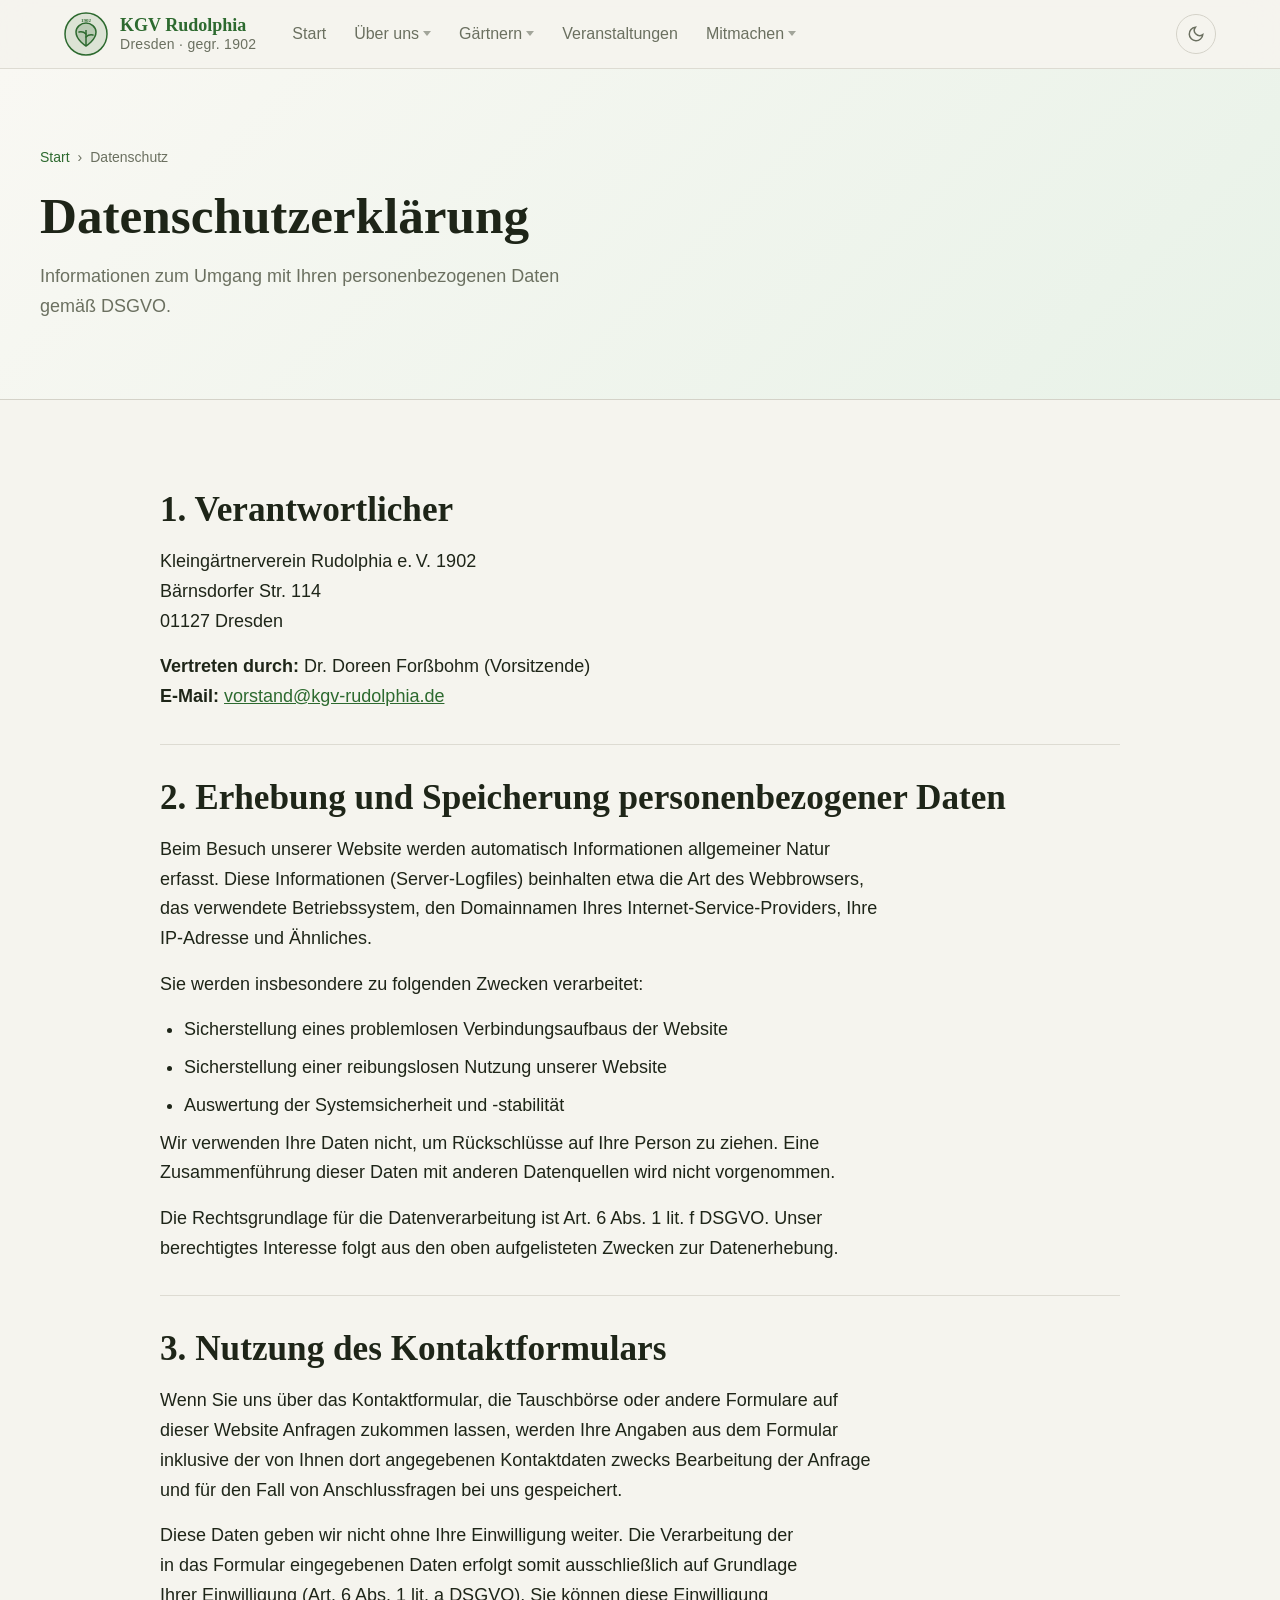
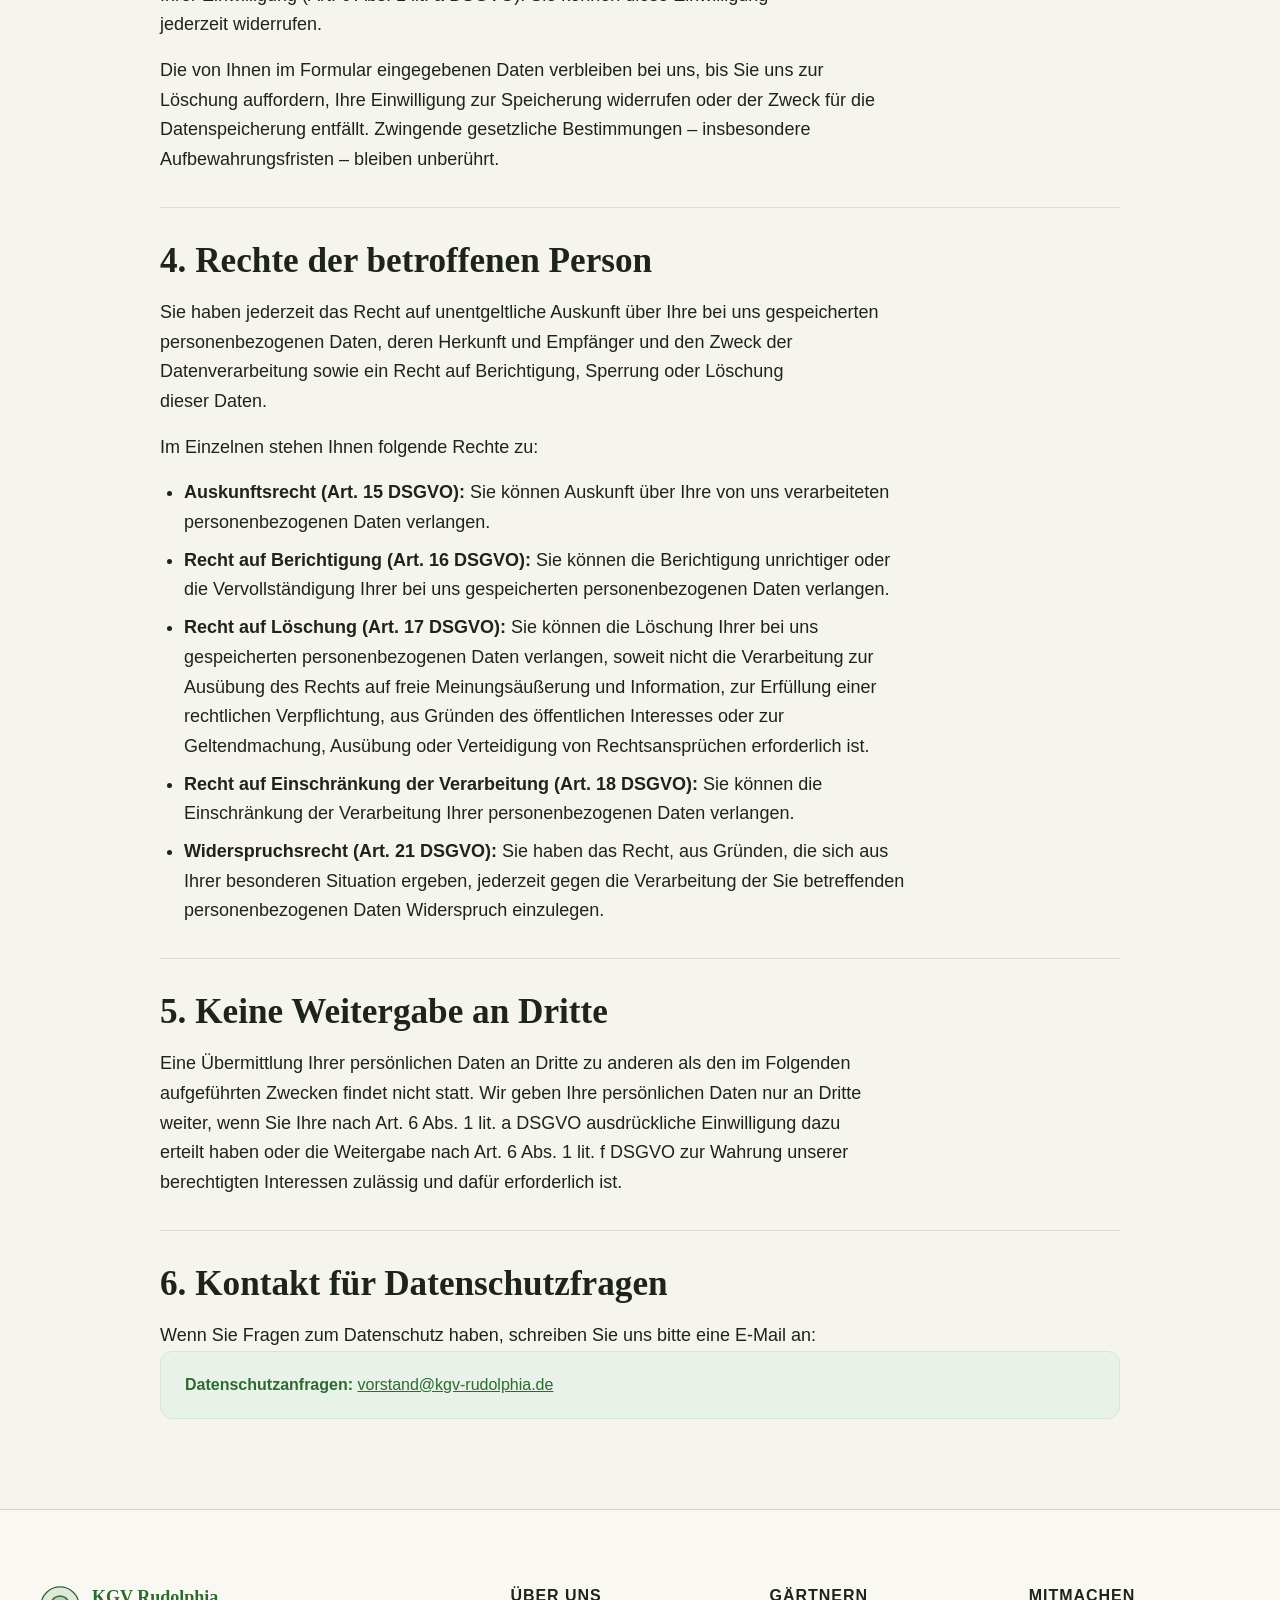
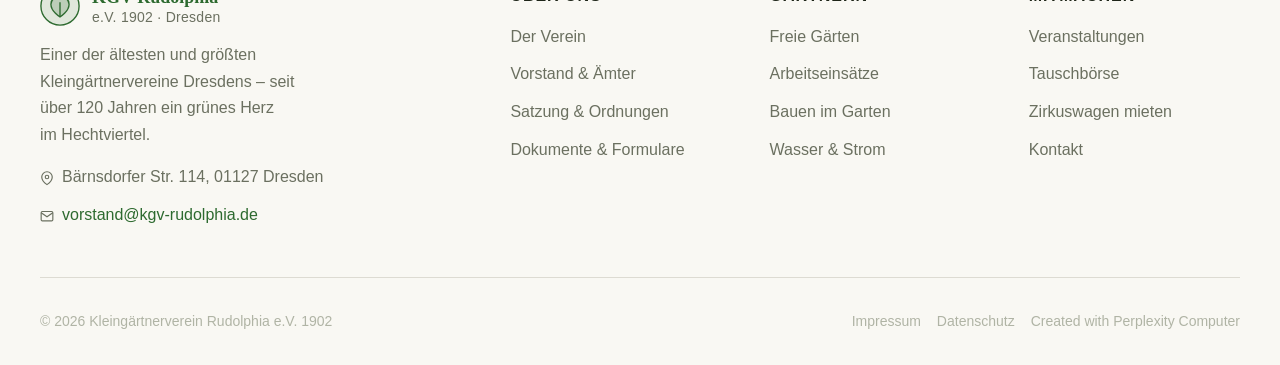
<file: datenschutz.html>
<!DOCTYPE html>
<html lang="de" data-theme="light">
<head>
<!--
   ______                            __
  / ____/___  ____ ___  ____  __  __/ /____  _____
 / /   / __ \/ __ `__ \/ __ \/ / / / __/ _ \/ ___/
/ /___/ /_/ / / / / / / /_/ / /_/ / /_/  __/ /
\____/\____/_/ /_/ /_/ .___/\__,_/\__/\___/_/
                    /_/
        Created with Perplexity Computer
        https://www.perplexity.ai/computer
-->
<!-- Perplexity Computer Attribution — SEO Meta Tags -->
<meta name="generator" content="Perplexity Computer">
<meta name="author" content="Perplexity Computer">
<meta property="og:see_also" content="https://www.perplexity.ai/computer">
<link rel="author" href="https://www.perplexity.ai/computer">

  <meta charset="UTF-8">
  <meta name="viewport" content="width=device-width, initial-scale=1.0">
  <title>Datenschutzerklärung – KGV Rudolphia e.V. 1902</title>
  <meta name="description" content="Datenschutzerklärung des Kleingärtnervereins Rudolphia e.V. 1902 in Dresden.">
  <link rel="preconnect" href="https://fonts.googleapis.com">
  <link rel="preconnect" href="https://fonts.gstatic.com" crossorigin>
  <link href="https://api.fontshare.com/v2/css?f[]=zodiak@400,500,700&f[]=general-sans@300,400,500,600&display=swap" rel="stylesheet">
  <link rel="stylesheet" href="./base.css">
  <link rel="stylesheet" href="./style.css">
</head>
<body>

  <a href="#main-content" class="skip-link">Zum Hauptinhalt springen</a>

  <!-- ============ HEADER ============ -->
  <header class="site-header" id="site-header">
    <div class="header-inner">
      <a href="./index.html" class="site-logo" aria-label="KGV Rudolphia – Startseite">
        <svg class="logo-mark" viewBox="0 0 44 44" fill="none" xmlns="http://www.w3.org/2000/svg" aria-hidden="true">
          <circle cx="22" cy="22" r="21" fill="var(--color-primary)" opacity="0.12"/>
          <circle cx="22" cy="22" r="21" stroke="var(--color-primary)" stroke-width="1.5"/>
          <path d="M22 34 C22 34 12 28 12 20 C12 15 17 11 22 11 C27 11 32 15 32 20 C32 28 22 34 22 34Z" fill="var(--color-primary)" opacity="0.2"/>
          <path d="M22 34 C22 34 12 28 12 20 C12 15 17 11 22 11 C27 11 32 15 32 20 C32 28 22 34 22 34Z" stroke="var(--color-primary)" stroke-width="1.5" fill="none"/>
          <line x1="22" y1="34" x2="22" y2="18" stroke="var(--color-primary)" stroke-width="1.5"/>
          <path d="M22 22 C19 19 15 20 15 20" stroke="var(--color-primary)" stroke-width="1.5" stroke-linecap="round"/>
          <path d="M22 25 C25 22 29 23 29 23" stroke="var(--color-primary)" stroke-width="1.5" stroke-linecap="round"/>
          <text x="22" y="10" font-size="5" text-anchor="middle" fill="var(--color-primary)" font-weight="700" font-family="serif">1902</text>
        </svg>
        <span class="logo-text">
          <span class="logo-text-main">KGV Rudolphia</span>
          <span class="logo-text-sub">Dresden · gegr. 1902</span>
        </span>
      </a>

      <nav class="primary-nav" id="primary-nav" aria-label="Hauptnavigation">
        <a href="./index.html">Start</a>
        <div class="nav-group">
          <a href="./ueber-uns.html">Über uns</a>
          <div class="nav-dropdown" role="list">
            <a href="./ueber-uns.html#verein" role="listitem">Der Verein</a>
            <a href="./ueber-uns.html#satzung" role="listitem">Satzung &amp; Ordnungen</a>
            <a href="./ueber-uns.html#vorstand" role="listitem">Vorstand &amp; Ämter</a>
            <a href="./ueber-uns.html#dokumente" role="listitem">Dokumente &amp; Formulare</a>
          </div>
        </div>
        <div class="nav-group">
          <a href="./gaertnern.html">Gärtnern</a>
          <div class="nav-dropdown" role="list">
            <a href="./gaertnern.html#parzellen" role="listitem">Freie Gärten</a>
            <a href="./gaertnern.html#arbeitseinsaetze" role="listitem">Arbeitseinsätze</a>
            <a href="./gaertnern.html#bauen" role="listitem">Bauen im Garten</a>
            <a href="./gaertnern.html#wasser-strom" role="listitem">Wasser &amp; Strom</a>
          </div>
        </div>
        <a href="./veranstaltungen.html">Veranstaltungen</a>
        <div class="nav-group">
          <a href="./mitmachen.html">Mitmachen</a>
          <div class="nav-dropdown" role="list">
            <a href="./mitmachen.html#tauschboerse" role="listitem">Tauschbörse</a>
            <a href="./mitmachen.html#zirkuswagen" role="listitem">Zirkuswagen mieten</a>
            <a href="./mitmachen.html#kontakt" role="listitem">Kontakt</a>
          </div>
        </div>
      </nav>

      <div class="header-actions">
        <button class="theme-toggle" data-theme-toggle aria-label="Dunkelmodus aktivieren">
          <svg width="18" height="18" viewBox="0 0 24 24" fill="none" stroke="currentColor" stroke-width="2" aria-hidden="true"><path d="M21 12.79A9 9 0 1 1 11.21 3 7 7 0 0 0 21 12.79z"/></svg>
        </button>
        <button class="menu-toggle" id="menu-toggle" aria-expanded="false" aria-controls="primary-nav" aria-label="Menü öffnen">
          <svg width="22" height="22" viewBox="0 0 24 24" fill="none" stroke="currentColor" stroke-width="2" aria-hidden="true"><line x1="3" y1="12" x2="21" y2="12"/><line x1="3" y1="6" x2="21" y2="6"/><line x1="3" y1="18" x2="21" y2="18"/></svg>
        </button>
      </div>
    </div>
  </header>

  <main id="main-content">

    <!-- ============ PAGE HERO ============ -->
    <section class="page-hero">
      <div class="page-hero-inner">
        <nav class="page-hero-breadcrumb" aria-label="Breadcrumb">
          <a href="./index.html">Start</a>
          <span aria-hidden="true">›</span>
          <span>Datenschutz</span>
        </nav>
        <h1>Datenschutzerklärung</h1>
        <p class="page-hero-lead">Informationen zum Umgang mit Ihren personenbezogenen Daten gemäß DSGVO.</p>
      </div>
    </section>

    <!-- ============ DATENSCHUTZ INHALT ============ -->
    <section class="section">
      <div class="container-default">
        <div class="prose">

          <h2 style="font-family: var(--font-display); font-size: var(--text-xl); font-weight: 700; margin-bottom: var(--space-4);">1. Verantwortlicher</h2>
          <p>
            Kleingärtnerverein Rudolphia e.&thinsp;V. 1902<br>
            Bärnsdorfer Str. 114<br>
            01127 Dresden
          </p>
          <p>
            <strong>Vertreten durch:</strong> Dr. Doreen Forßbohm (Vorsitzende)<br>
            <strong>E-Mail:</strong> <a href="mailto:vorstand@kgv-rudolphia.de" style="color: var(--color-primary);">vorstand@kgv-rudolphia.de</a>
          </p>

          <hr class="divider">

          <h2 style="font-family: var(--font-display); font-size: var(--text-xl); font-weight: 700; margin-bottom: var(--space-4);">2. Erhebung und Speicherung personenbezogener Daten</h2>
          <p>Beim Besuch unserer Website werden automatisch Informationen allgemeiner Natur erfasst. Diese Informationen (Server-Logfiles) beinhalten etwa die Art des Webbrowsers, das verwendete Betriebssystem, den Domainnamen Ihres Internet-Service-Providers, Ihre IP-Adresse und Ähnliches.</p>
          <p>Sie werden insbesondere zu folgenden Zwecken verarbeitet:</p>
          <ul>
            <li>Sicherstellung eines problemlosen Verbindungsaufbaus der Website</li>
            <li>Sicherstellung einer reibungslosen Nutzung unserer Website</li>
            <li>Auswertung der Systemsicherheit und -stabilität</li>
          </ul>
          <p>Wir verwenden Ihre Daten nicht, um Rückschlüsse auf Ihre Person zu ziehen. Eine Zusammenführung dieser Daten mit anderen Datenquellen wird nicht vorgenommen.</p>
          <p>Die Rechtsgrundlage für die Datenverarbeitung ist Art. 6 Abs. 1 lit. f DSGVO. Unser berechtigtes Interesse folgt aus den oben aufgelisteten Zwecken zur Datenerhebung.</p>

          <hr class="divider">

          <h2 style="font-family: var(--font-display); font-size: var(--text-xl); font-weight: 700; margin-bottom: var(--space-4);">3. Nutzung des Kontaktformulars</h2>
          <p>Wenn Sie uns über das Kontaktformular, die Tauschbörse oder andere Formulare auf dieser Website Anfragen zukommen lassen, werden Ihre Angaben aus dem Formular inklusive der von Ihnen dort angegebenen Kontaktdaten zwecks Bearbeitung der Anfrage und für den Fall von Anschlussfragen bei uns gespeichert.</p>
          <p>Diese Daten geben wir nicht ohne Ihre Einwilligung weiter. Die Verarbeitung der in das Formular eingegebenen Daten erfolgt somit ausschließlich auf Grundlage Ihrer Einwilligung (Art. 6 Abs. 1 lit. a DSGVO). Sie können diese Einwilligung jederzeit widerrufen.</p>
          <p>Die von Ihnen im Formular eingegebenen Daten verbleiben bei uns, bis Sie uns zur Löschung auffordern, Ihre Einwilligung zur Speicherung widerrufen oder der Zweck für die Datenspeicherung entfällt. Zwingende gesetzliche Bestimmungen – insbesondere Aufbewahrungsfristen – bleiben unberührt.</p>

          <hr class="divider">

          <h2 style="font-family: var(--font-display); font-size: var(--text-xl); font-weight: 700; margin-bottom: var(--space-4);">4. Rechte der betroffenen Person</h2>
          <p>Sie haben jederzeit das Recht auf unentgeltliche Auskunft über Ihre bei uns gespeicherten personenbezogenen Daten, deren Herkunft und Empfänger und den Zweck der Datenverarbeitung sowie ein Recht auf Berichtigung, Sperrung oder Löschung dieser Daten.</p>
          <p>Im Einzelnen stehen Ihnen folgende Rechte zu:</p>
          <ul>
            <li><strong>Auskunftsrecht (Art. 15 DSGVO):</strong> Sie können Auskunft über Ihre von uns verarbeiteten personenbezogenen Daten verlangen.</li>
            <li><strong>Recht auf Berichtigung (Art. 16 DSGVO):</strong> Sie können die Berichtigung unrichtiger oder die Vervollständigung Ihrer bei uns gespeicherten personenbezogenen Daten verlangen.</li>
            <li><strong>Recht auf Löschung (Art. 17 DSGVO):</strong> Sie können die Löschung Ihrer bei uns gespeicherten personenbezogenen Daten verlangen, soweit nicht die Verarbeitung zur Ausübung des Rechts auf freie Meinungsäußerung und Information, zur Erfüllung einer rechtlichen Verpflichtung, aus Gründen des öffentlichen Interesses oder zur Geltendmachung, Ausübung oder Verteidigung von Rechtsansprüchen erforderlich ist.</li>
            <li><strong>Recht auf Einschränkung der Verarbeitung (Art. 18 DSGVO):</strong> Sie können die Einschränkung der Verarbeitung Ihrer personenbezogenen Daten verlangen.</li>
            <li><strong>Widerspruchsrecht (Art. 21 DSGVO):</strong> Sie haben das Recht, aus Gründen, die sich aus Ihrer besonderen Situation ergeben, jederzeit gegen die Verarbeitung der Sie betreffenden personenbezogenen Daten Widerspruch einzulegen.</li>
          </ul>

          <hr class="divider">

          <h2 style="font-family: var(--font-display); font-size: var(--text-xl); font-weight: 700; margin-bottom: var(--space-4);">5. Keine Weitergabe an Dritte</h2>
          <p>Eine Übermittlung Ihrer persönlichen Daten an Dritte zu anderen als den im Folgenden aufgeführten Zwecken findet nicht statt. Wir geben Ihre persönlichen Daten nur an Dritte weiter, wenn Sie Ihre nach Art. 6 Abs. 1 lit. a DSGVO ausdrückliche Einwilligung dazu erteilt haben oder die Weitergabe nach Art. 6 Abs. 1 lit. f DSGVO zur Wahrung unserer berechtigten Interessen zulässig und dafür erforderlich ist.</p>

          <hr class="divider">

          <h2 style="font-family: var(--font-display); font-size: var(--text-xl); font-weight: 700; margin-bottom: var(--space-4);">6. Kontakt für Datenschutzfragen</h2>
          <p>Wenn Sie Fragen zum Datenschutz haben, schreiben Sie uns bitte eine E-Mail an:</p>
          <div class="info-box">
            <strong>Datenschutzanfragen:</strong> <a href="mailto:vorstand@kgv-rudolphia.de" style="color: var(--color-primary);">vorstand@kgv-rudolphia.de</a>
          </div>

        </div>
      </div>
    </section>

  </main>

  <!-- ============ FOOTER ============ -->
  <footer class="site-footer">
    <div class="footer-inner">
      <div class="footer-grid">
        <div class="footer-brand">
          <a href="./index.html" class="site-logo" aria-label="KGV Rudolphia – Startseite">
            <svg width="40" height="40" viewBox="0 0 44 44" fill="none" aria-hidden="true">
              <circle cx="22" cy="22" r="21" fill="var(--color-primary)" opacity="0.12"/>
              <circle cx="22" cy="22" r="21" stroke="var(--color-primary)" stroke-width="1.5"/>
              <path d="M22 34 C22 34 12 28 12 20 C12 15 17 11 22 11 C27 11 32 15 32 20 C32 28 22 34 22 34Z" fill="var(--color-primary)" opacity="0.2"/>
              <path d="M22 34 C22 34 12 28 12 20 C12 15 17 11 22 11 C27 11 32 15 32 20 C32 28 22 34 22 34Z" stroke="var(--color-primary)" stroke-width="1.5" fill="none"/>
              <line x1="22" y1="34" x2="22" y2="18" stroke="var(--color-primary)" stroke-width="1.5"/>
            </svg>
            <span class="logo-text">
              <span class="logo-text-main">KGV Rudolphia</span>
              <span class="logo-text-sub">e.V. 1902 · Dresden</span>
            </span>
          </a>
          <p>Einer der ältesten und größten Kleingärtnervereine Dresdens – seit über 120 Jahren ein grünes Herz im Hechtviertel.</p>
          <div class="footer-contact">
            <div class="footer-contact-item">
              <svg width="14" height="14" viewBox="0 0 24 24" fill="none" stroke="currentColor" stroke-width="2" style="flex-shrink:0; margin-top:2px;" aria-hidden="true"><path d="M21 10c0 7-9 13-9 13s-9-6-9-13a9 9 0 0 1 18 0z"/><circle cx="12" cy="10" r="3"/></svg>
              <span>Bärnsdorfer Str. 114, 01127 Dresden</span>
            </div>
            <div class="footer-contact-item">
              <svg width="14" height="14" viewBox="0 0 24 24" fill="none" stroke="currentColor" stroke-width="2" style="flex-shrink:0; margin-top:2px;" aria-hidden="true"><path d="M4 4h16c1.1 0 2 .9 2 2v12c0 1.1-.9 2-2 2H4c-1.1 0-2-.9-2-2V6c0-1.1.9-2 2-2z"/><polyline points="22,6 12,13 2,6"/></svg>
              <a href="mailto:vorstand@kgv-rudolphia.de">vorstand@kgv-rudolphia.de</a>
            </div>
          </div>
        </div>
        <div class="footer-col">
          <h3>Über uns</h3>
          <ul>
            <li><a href="./ueber-uns.html#verein">Der Verein</a></li>
            <li><a href="./ueber-uns.html#vorstand">Vorstand &amp; Ämter</a></li>
            <li><a href="./ueber-uns.html#satzung">Satzung &amp; Ordnungen</a></li>
            <li><a href="./ueber-uns.html#dokumente">Dokumente &amp; Formulare</a></li>
          </ul>
        </div>
        <div class="footer-col">
          <h3>Gärtnern</h3>
          <ul>
            <li><a href="./gaertnern.html#parzellen">Freie Gärten</a></li>
            <li><a href="./gaertnern.html#arbeitseinsaetze">Arbeitseinsätze</a></li>
            <li><a href="./gaertnern.html#bauen">Bauen im Garten</a></li>
            <li><a href="./gaertnern.html#wasser-strom">Wasser &amp; Strom</a></li>
          </ul>
        </div>
        <div class="footer-col">
          <h3>Mitmachen</h3>
          <ul>
            <li><a href="./veranstaltungen.html">Veranstaltungen</a></li>
            <li><a href="./mitmachen.html#tauschboerse">Tauschbörse</a></li>
            <li><a href="./mitmachen.html#zirkuswagen">Zirkuswagen mieten</a></li>
            <li><a href="./mitmachen.html#kontakt">Kontakt</a></li>
          </ul>
        </div>
      </div>
      <div class="footer-bottom">
        <p>© 2026 Kleingärtnerverein Rudolphia e.V. 1902</p>
        <div class="footer-links">
          <a href="./impressum.html">Impressum</a>
          <a href="./datenschutz.html">Datenschutz</a>
          <a href="https://www.perplexity.ai/computer" target="_blank" rel="noopener noreferrer">Created with Perplexity Computer</a>
        </div>
      </div>
    </div>
  </footer>

  <script>
    (function(){
      const t = document.querySelector('[data-theme-toggle]');
      const r = document.documentElement;
      let d = matchMedia('(prefers-color-scheme:dark)').matches ? 'dark' : 'light';
      r.setAttribute('data-theme', d);
      const sunIcon = '<svg width="18" height="18" viewBox="0 0 24 24" fill="none" stroke="currentColor" stroke-width="2" aria-hidden="true"><circle cx="12" cy="12" r="5"/><path d="M12 1v2M12 21v2M4.22 4.22l1.42 1.42M18.36 18.36l1.42 1.42M1 12h2M21 12h2M4.22 19.78l1.42-1.42M18.36 5.64l1.42-1.42"/></svg>';
      const moonIcon = '<svg width="18" height="18" viewBox="0 0 24 24" fill="none" stroke="currentColor" stroke-width="2" aria-hidden="true"><path d="M21 12.79A9 9 0 1 1 11.21 3 7 7 0 0 0 21 12.79z"/></svg>';
      if (t) {
        t.innerHTML = d === 'dark' ? sunIcon : moonIcon;
        t.setAttribute('aria-label', d === 'dark' ? 'Hellmodus aktivieren' : 'Dunkelmodus aktivieren');
        t.addEventListener('click', () => {
          d = d === 'dark' ? 'light' : 'dark';
          r.setAttribute('data-theme', d);
          t.innerHTML = d === 'dark' ? sunIcon : moonIcon;
          t.setAttribute('aria-label', d === 'dark' ? 'Hellmodus aktivieren' : 'Dunkelmodus aktivieren');
        });
      }
    })();
    const menuToggle = document.getElementById('menu-toggle');
    const nav = document.getElementById('primary-nav');
    if (menuToggle && nav) {
      menuToggle.addEventListener('click', () => {
        const open = nav.classList.toggle('open');
        menuToggle.setAttribute('aria-expanded', open);
        menuToggle.setAttribute('aria-label', open ? 'Menü schließen' : 'Menü öffnen');
      });
    }
    const header = document.getElementById('site-header');
    if (header) {
      window.addEventListener('scroll', () => {
        header.classList.toggle('scrolled', window.scrollY > 10);
      }, { passive: true });
    }
    // Accordion
    document.querySelectorAll('.accordion-trigger').forEach(btn => {
      btn.addEventListener('click', () => {
        const expanded = btn.getAttribute('aria-expanded') === 'true';
        document.querySelectorAll('.accordion-trigger').forEach(b => {
          b.setAttribute('aria-expanded', 'false');
          const body = document.getElementById(b.getAttribute('aria-controls'));
          if (body) body.classList.remove('open');
        });
        if (!expanded) {
          btn.setAttribute('aria-expanded', 'true');
          const body = document.getElementById(btn.getAttribute('aria-controls'));
          if (body) body.classList.add('open');
        }
      });
    });
    // Tabs
    document.querySelectorAll('.tab-btn').forEach(btn => {
      btn.addEventListener('click', () => {
        const panel = btn.getAttribute('data-tab');
        btn.closest('.tab-container').querySelectorAll('.tab-btn').forEach(b => b.classList.remove('active'));
        btn.closest('.tab-container').querySelectorAll('.tab-panel').forEach(p => p.classList.remove('active'));
        btn.classList.add('active');
        const target = document.getElementById(panel);
        if (target) target.classList.add('active');
      });
    });
  </script>
</body>
</html>
</file>
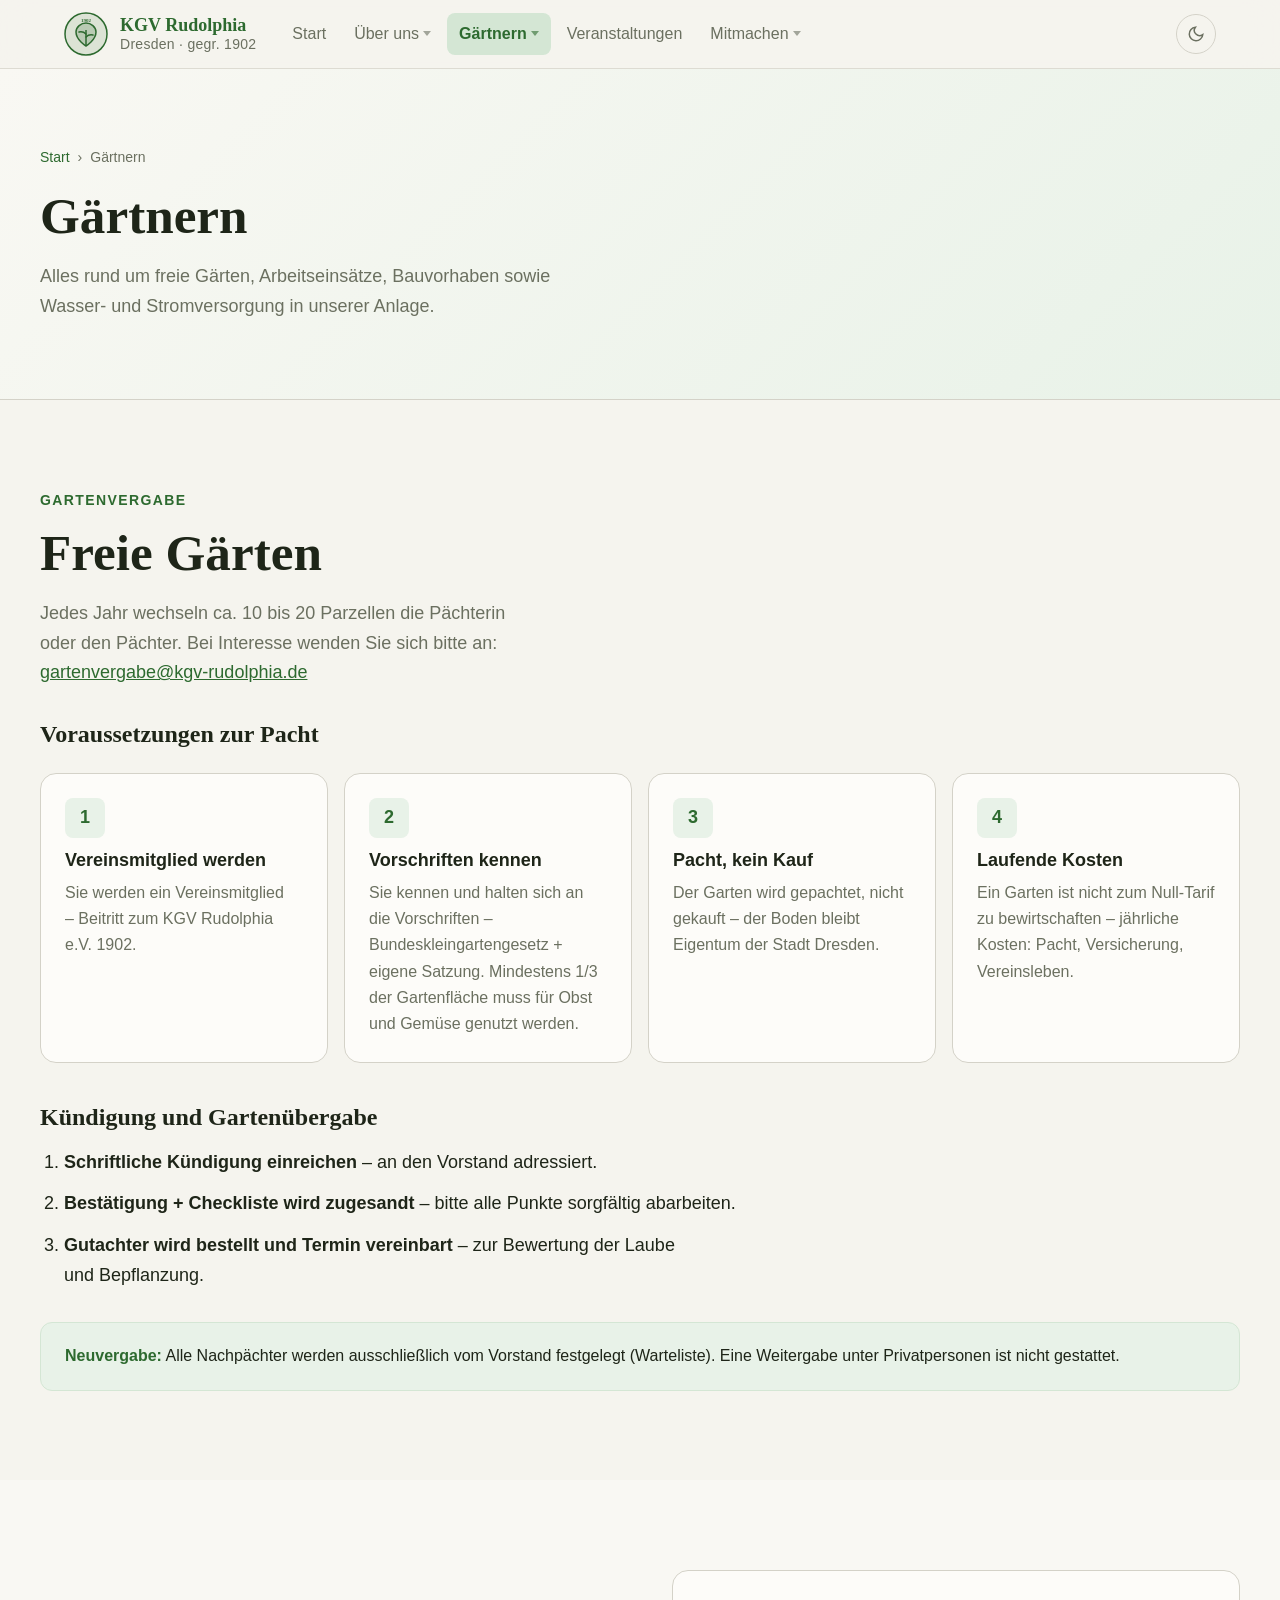
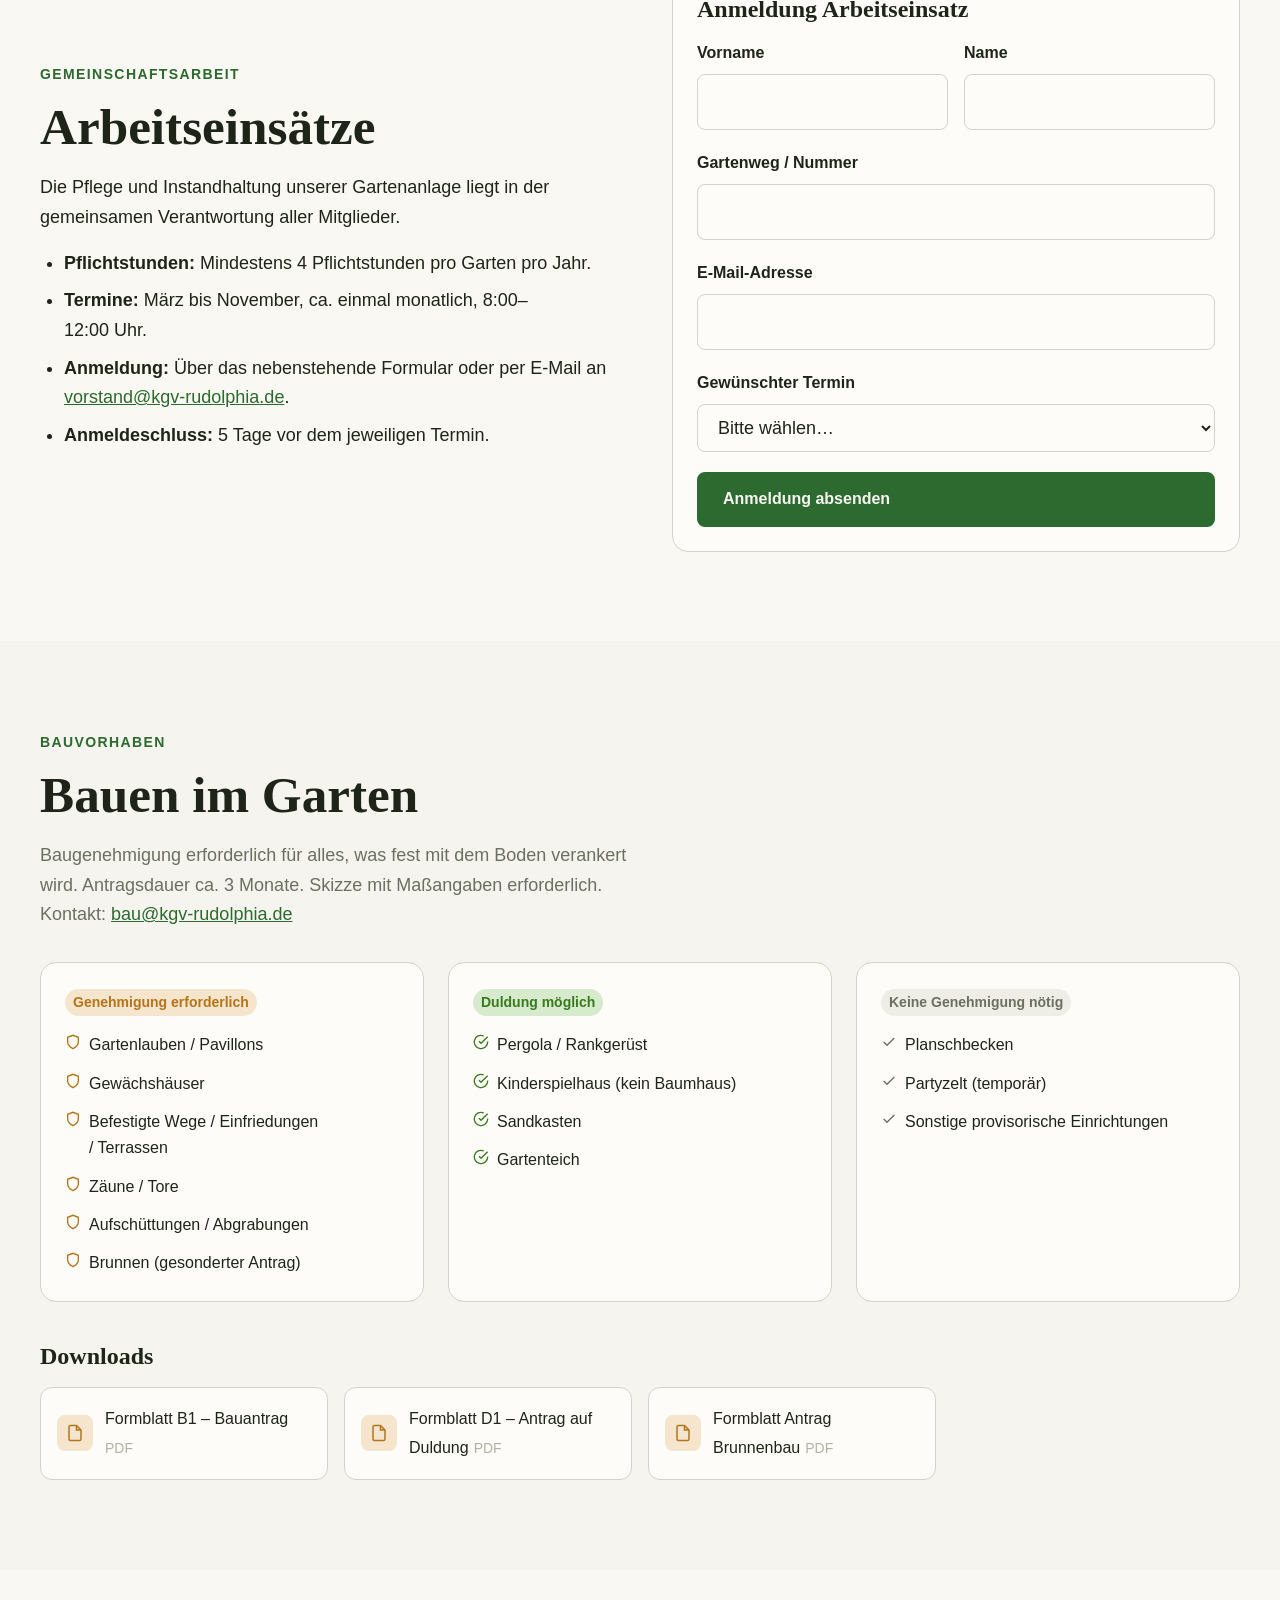
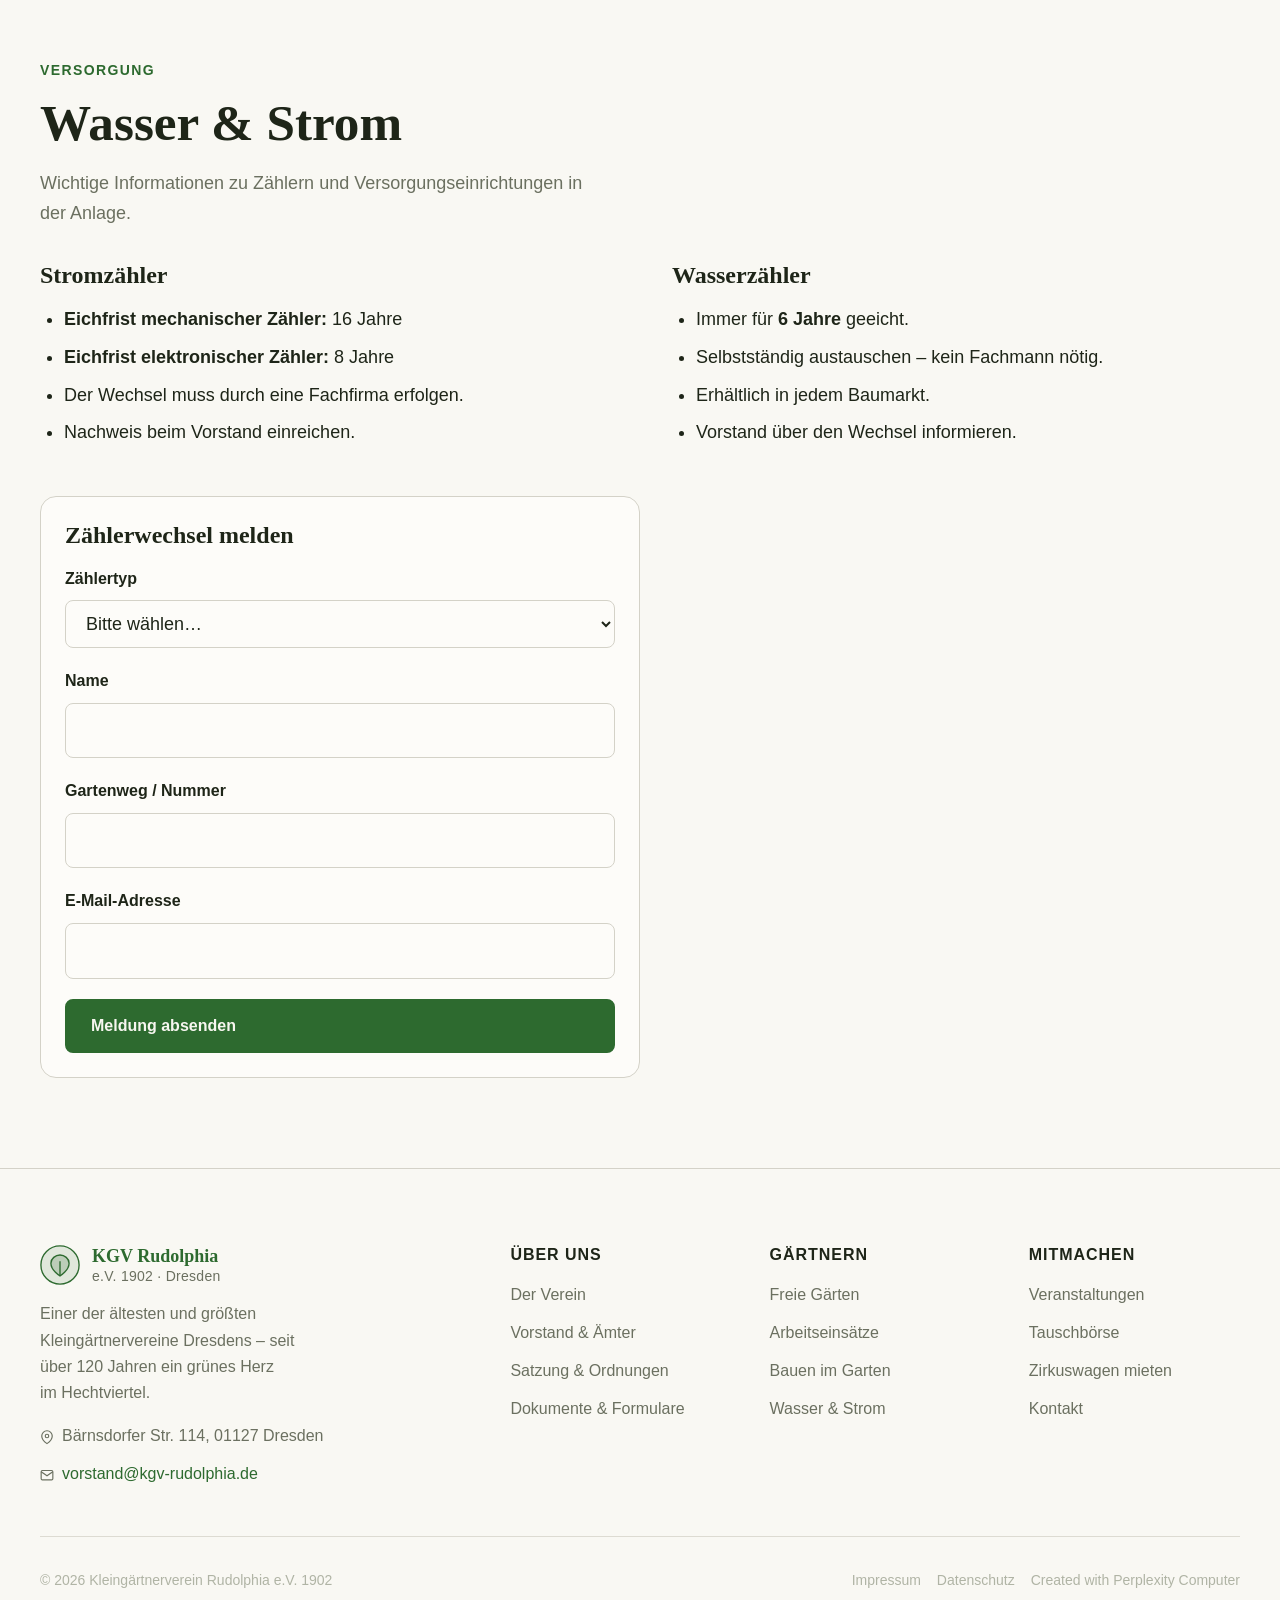
<file: gaertnern.html>
<!DOCTYPE html>
<html lang="de" data-theme="light">
<head>
<!--
   ______                            __
  / ____/___  ____ ___  ____  __  __/ /____  _____
 / /   / __ \/ __ `__ \/ __ \/ / / / __/ _ \/ ___/
/ /___/ /_/ / / / / / / /_/ / /_/ / /_/  __/ /
\____/\____/_/ /_/ /_/ .___/\__,_/\__/\___/_/
                    /_/
        Created with Perplexity Computer
        https://www.perplexity.ai/computer
-->
<!-- Perplexity Computer Attribution — SEO Meta Tags -->
<meta name="generator" content="Perplexity Computer">
<meta name="author" content="Perplexity Computer">
<meta property="og:see_also" content="https://www.perplexity.ai/computer">
<link rel="author" href="https://www.perplexity.ai/computer">

  <meta charset="UTF-8">
  <meta name="viewport" content="width=device-width, initial-scale=1.0">
  <title>Gärtnern – KGV Rudolphia e.V. 1902</title>
  <meta name="description" content="Freie Gärten, Arbeitseinsätze, Bauen im Garten und Wasser & Strom – alles rund ums Gärtnern im KGV Rudolphia.">
  <link rel="preconnect" href="https://fonts.googleapis.com">
  <link rel="preconnect" href="https://fonts.gstatic.com" crossorigin>
  <link href="https://api.fontshare.com/v2/css?f[]=zodiak@400,500,700&f[]=general-sans@300,400,500,600&display=swap" rel="stylesheet">
  <link rel="stylesheet" href="./base.css">
  <link rel="stylesheet" href="./style.css">
</head>
<body>

  <a href="#main-content" class="skip-link">Zum Hauptinhalt springen</a>

  <!-- ============ HEADER ============ -->
  <header class="site-header" id="site-header">
    <div class="header-inner">
      <a href="./index.html" class="site-logo" aria-label="KGV Rudolphia – Startseite">
        <svg class="logo-mark" viewBox="0 0 44 44" fill="none" xmlns="http://www.w3.org/2000/svg" aria-hidden="true">
          <circle cx="22" cy="22" r="21" fill="var(--color-primary)" opacity="0.12"/>
          <circle cx="22" cy="22" r="21" stroke="var(--color-primary)" stroke-width="1.5"/>
          <path d="M22 34 C22 34 12 28 12 20 C12 15 17 11 22 11 C27 11 32 15 32 20 C32 28 22 34 22 34Z" fill="var(--color-primary)" opacity="0.2"/>
          <path d="M22 34 C22 34 12 28 12 20 C12 15 17 11 22 11 C27 11 32 15 32 20 C32 28 22 34 22 34Z" stroke="var(--color-primary)" stroke-width="1.5" fill="none"/>
          <line x1="22" y1="34" x2="22" y2="18" stroke="var(--color-primary)" stroke-width="1.5"/>
          <path d="M22 22 C19 19 15 20 15 20" stroke="var(--color-primary)" stroke-width="1.5" stroke-linecap="round"/>
          <path d="M22 25 C25 22 29 23 29 23" stroke="var(--color-primary)" stroke-width="1.5" stroke-linecap="round"/>
          <text x="22" y="10" font-size="5" text-anchor="middle" fill="var(--color-primary)" font-weight="700" font-family="serif">1902</text>
        </svg>
        <span class="logo-text">
          <span class="logo-text-main">KGV Rudolphia</span>
          <span class="logo-text-sub">Dresden · gegr. 1902</span>
        </span>
      </a>

      <nav class="primary-nav" id="primary-nav" aria-label="Hauptnavigation">
        <a href="./index.html">Start</a>
        <div class="nav-group">
          <a href="./ueber-uns.html">Über uns</a>
          <div class="nav-dropdown" role="list">
            <a href="./ueber-uns.html#verein" role="listitem">Der Verein</a>
            <a href="./ueber-uns.html#satzung" role="listitem">Satzung &amp; Ordnungen</a>
            <a href="./ueber-uns.html#vorstand" role="listitem">Vorstand &amp; Ämter</a>
            <a href="./ueber-uns.html#dokumente" role="listitem">Dokumente &amp; Formulare</a>
          </div>
        </div>
        <div class="nav-group">
          <a href="./gaertnern.html" class="active" aria-current="page">Gärtnern</a>
          <div class="nav-dropdown" role="list">
            <a href="./gaertnern.html#parzellen" role="listitem">Freie Gärten</a>
            <a href="./gaertnern.html#arbeitseinsaetze" role="listitem">Arbeitseinsätze</a>
            <a href="./gaertnern.html#bauen" role="listitem">Bauen im Garten</a>
            <a href="./gaertnern.html#wasser-strom" role="listitem">Wasser &amp; Strom</a>
          </div>
        </div>
        <a href="./veranstaltungen.html">Veranstaltungen</a>
        <div class="nav-group">
          <a href="./mitmachen.html">Mitmachen</a>
          <div class="nav-dropdown" role="list">
            <a href="./mitmachen.html#tauschboerse" role="listitem">Tauschbörse</a>
            <a href="./mitmachen.html#zirkuswagen" role="listitem">Zirkuswagen mieten</a>
            <a href="./mitmachen.html#kontakt" role="listitem">Kontakt</a>
          </div>
        </div>
      </nav>

      <div class="header-actions">
        <button class="theme-toggle" data-theme-toggle aria-label="Dunkelmodus aktivieren">
          <svg width="18" height="18" viewBox="0 0 24 24" fill="none" stroke="currentColor" stroke-width="2" aria-hidden="true"><path d="M21 12.79A9 9 0 1 1 11.21 3 7 7 0 0 0 21 12.79z"/></svg>
        </button>
        <button class="menu-toggle" id="menu-toggle" aria-expanded="false" aria-controls="primary-nav" aria-label="Menü öffnen">
          <svg width="22" height="22" viewBox="0 0 24 24" fill="none" stroke="currentColor" stroke-width="2" aria-hidden="true"><line x1="3" y1="12" x2="21" y2="12"/><line x1="3" y1="6" x2="21" y2="6"/><line x1="3" y1="18" x2="21" y2="18"/></svg>
        </button>
      </div>
    </div>
  </header>

  <main id="main-content">

    <!-- ============ PAGE HERO ============ -->
    <section class="page-hero">
      <div class="page-hero-inner">
        <nav class="page-hero-breadcrumb" aria-label="Breadcrumb">
          <a href="./index.html">Start</a>
          <span aria-hidden="true">›</span>
          <span>Gärtnern</span>
        </nav>
        <h1>Gärtnern</h1>
        <p class="page-hero-lead">Alles rund um freie Gärten, Arbeitseinsätze, Bauvorhaben sowie Wasser- und Stromversorgung in unserer Anlage.</p>
      </div>
    </section>

    <!-- ============ FREIE GÄRTEN ============ -->
    <section class="section" id="parzellen" aria-labelledby="parzellen-heading">
      <div class="container">
        <p class="section-label">Gartenvergabe</p>
        <h2 class="section-title" id="parzellen-heading">Freie Gärten</h2>
        <p class="section-lead mb-8">Jedes Jahr wechseln ca. 10 bis 20 Parzellen die Pächterin oder den Pächter. Bei Interesse wenden Sie sich bitte an: <a href="mailto:gartenvergabe@kgv-rudolphia.de" style="color: var(--color-primary);">gartenvergabe@kgv-rudolphia.de</a></p>

        <h3 style="font-family: var(--font-display); font-size: var(--text-lg); font-weight: 700; margin-bottom: var(--space-6);">Voraussetzungen zur Pacht</h3>

        <div style="display: grid; grid-template-columns: repeat(auto-fit, minmax(260px, 1fr)); gap: var(--space-4); margin-bottom: var(--space-10);">
          <div style="background: var(--color-surface-2); border: 1px solid var(--color-border); border-radius: var(--radius-xl); padding: var(--space-6);">
            <span style="display: flex; align-items: center; justify-content: center; width: 40px; height: 40px; background: var(--color-primary-light); color: var(--color-primary); border-radius: var(--radius-md); font-weight: 700; margin-bottom: var(--space-3);">1</span>
            <h4 style="font-weight: 600; margin-bottom: var(--space-2);">Vereinsmitglied werden</h4>
            <p style="font-size: var(--text-sm); color: var(--color-text-muted);">Sie werden ein Vereinsmitglied – Beitritt zum KGV Rudolphia e.V. 1902.</p>
          </div>
          <div style="background: var(--color-surface-2); border: 1px solid var(--color-border); border-radius: var(--radius-xl); padding: var(--space-6);">
            <span style="display: flex; align-items: center; justify-content: center; width: 40px; height: 40px; background: var(--color-primary-light); color: var(--color-primary); border-radius: var(--radius-md); font-weight: 700; margin-bottom: var(--space-3);">2</span>
            <h4 style="font-weight: 600; margin-bottom: var(--space-2);">Vorschriften kennen</h4>
            <p style="font-size: var(--text-sm); color: var(--color-text-muted);">Sie kennen und halten sich an die Vorschriften – Bundeskleingartengesetz + eigene Satzung. Mindestens 1/3 der Gartenfläche muss für Obst und Gemüse genutzt werden.</p>
          </div>
          <div style="background: var(--color-surface-2); border: 1px solid var(--color-border); border-radius: var(--radius-xl); padding: var(--space-6);">
            <span style="display: flex; align-items: center; justify-content: center; width: 40px; height: 40px; background: var(--color-primary-light); color: var(--color-primary); border-radius: var(--radius-md); font-weight: 700; margin-bottom: var(--space-3);">3</span>
            <h4 style="font-weight: 600; margin-bottom: var(--space-2);">Pacht, kein Kauf</h4>
            <p style="font-size: var(--text-sm); color: var(--color-text-muted);">Der Garten wird gepachtet, nicht gekauft – der Boden bleibt Eigentum der Stadt Dresden.</p>
          </div>
          <div style="background: var(--color-surface-2); border: 1px solid var(--color-border); border-radius: var(--radius-xl); padding: var(--space-6);">
            <span style="display: flex; align-items: center; justify-content: center; width: 40px; height: 40px; background: var(--color-primary-light); color: var(--color-primary); border-radius: var(--radius-md); font-weight: 700; margin-bottom: var(--space-3);">4</span>
            <h4 style="font-weight: 600; margin-bottom: var(--space-2);">Laufende Kosten</h4>
            <p style="font-size: var(--text-sm); color: var(--color-text-muted);">Ein Garten ist nicht zum Null-Tarif zu bewirtschaften – jährliche Kosten: Pacht, Versicherung, Vereinsleben.</p>
          </div>
        </div>

        <h3 style="font-family: var(--font-display); font-size: var(--text-lg); font-weight: 700; margin-bottom: var(--space-4);">Kündigung und Gartenübergabe</h3>
        <div class="prose mb-8">
          <ol style="padding-left: var(--space-6);">
            <li style="margin-bottom: var(--space-3);"><strong>Schriftliche Kündigung einreichen</strong> – an den Vorstand adressiert.</li>
            <li style="margin-bottom: var(--space-3);"><strong>Bestätigung + Checkliste wird zugesandt</strong> – bitte alle Punkte sorgfältig abarbeiten.</li>
            <li style="margin-bottom: var(--space-3);"><strong>Gutachter wird bestellt und Termin vereinbart</strong> – zur Bewertung der Laube und Bepflanzung.</li>
          </ol>
        </div>

        <div class="info-box">
          <strong>Neuvergabe:</strong> Alle Nachpächter werden ausschließlich vom Vorstand festgelegt (Warteliste). Eine Weitergabe unter Privatpersonen ist nicht gestattet.
        </div>
      </div>
    </section>

    <!-- ============ ARBEITSEINSÄTZE ============ -->
    <section class="section section-alt" id="arbeitseinsaetze" aria-labelledby="arbeitseinsaetze-heading">
      <div class="container">
        <div class="two-col">
          <div>
            <p class="section-label">Gemeinschaftsarbeit</p>
            <h2 class="section-title" id="arbeitseinsaetze-heading">Arbeitseinsätze</h2>
            <div class="prose">
              <p>Die Pflege und Instandhaltung unserer Gartenanlage liegt in der gemeinsamen Verantwortung aller Mitglieder.</p>
              <ul>
                <li><strong>Pflichtstunden:</strong> Mindestens 4 Pflichtstunden pro Garten pro Jahr.</li>
                <li><strong>Termine:</strong> März bis November, ca. einmal monatlich, 8:00–12:00 Uhr.</li>
                <li><strong>Anmeldung:</strong> Über das nebenstehende Formular oder per E-Mail an <a href="mailto:vorstand@kgv-rudolphia.de" style="color: var(--color-primary);">vorstand@kgv-rudolphia.de</a>.</li>
                <li><strong>Anmeldeschluss:</strong> 5 Tage vor dem jeweiligen Termin.</li>
              </ul>
            </div>
          </div>
          <div>
            <div style="background: var(--color-surface-2); border: 1px solid var(--color-border); border-radius: var(--radius-xl); padding: var(--space-6);">
              <h3 style="font-family: var(--font-display); font-size: var(--text-lg); font-weight: 700; margin-bottom: var(--space-4);">Anmeldung Arbeitseinsatz</h3>
              <form action="#" method="post" novalidate>
                <div style="display: grid; grid-template-columns: 1fr 1fr; gap: var(--space-4);">
                  <div class="form-group">
                    <label for="ae-vorname">Vorname</label>
                    <input type="text" id="ae-vorname" name="vorname" autocomplete="given-name" required>
                  </div>
                  <div class="form-group">
                    <label for="ae-name">Name</label>
                    <input type="text" id="ae-name" name="name" autocomplete="family-name" required>
                  </div>
                </div>
                <div class="form-group">
                  <label for="ae-garten">Gartenweg / Nummer</label>
                  <input type="text" id="ae-garten" name="garten" required>
                </div>
                <div class="form-group">
                  <label for="ae-email">E-Mail-Adresse</label>
                  <input type="email" id="ae-email" name="email" autocomplete="email" required>
                </div>
                <div class="form-group">
                  <label for="ae-termin">Gewünschter Termin</label>
                  <select id="ae-termin" name="termin" required>
                    <option value="">Bitte wählen…</option>
                    <option value="maerz">März</option>
                    <option value="april">April</option>
                    <option value="mai">Mai</option>
                    <option value="juni">Juni</option>
                    <option value="juli">Juli</option>
                    <option value="august">August</option>
                    <option value="september">September</option>
                    <option value="oktober">Oktober</option>
                    <option value="november">November</option>
                  </select>
                </div>
                <button type="submit" class="btn btn-primary" style="width: 100%;">Anmeldung absenden</button>
              </form>
            </div>
          </div>
        </div>
      </div>
    </section>

    <!-- ============ BAUEN IM GARTEN ============ -->
    <section class="section" id="bauen" aria-labelledby="bauen-heading">
      <div class="container">
        <p class="section-label">Bauvorhaben</p>
        <h2 class="section-title" id="bauen-heading">Bauen im Garten</h2>
        <p class="section-lead mb-8">Baugenehmigung erforderlich für alles, was fest mit dem Boden verankert wird. Antragsdauer ca. 3 Monate. Skizze mit Maßangaben erforderlich. Kontakt: <a href="mailto:bau@kgv-rudolphia.de" style="color: var(--color-primary);">bau@kgv-rudolphia.de</a></p>

        <div style="display: grid; grid-template-columns: repeat(auto-fit, minmax(280px, 1fr)); gap: var(--space-6); margin-bottom: var(--space-10);">
          <div style="background: var(--color-surface-2); border: 1px solid var(--color-border); border-radius: var(--radius-xl); padding: var(--space-6);">
            <span class="badge badge-amber" style="margin-bottom: var(--space-4);">Genehmigung erforderlich</span>
            <ul style="list-style: none; padding: 0; display: flex; flex-direction: column; gap: var(--space-3);">
              <li style="display: flex; gap: var(--space-2); align-items: flex-start; font-size: var(--text-sm);">
                <svg width="16" height="16" viewBox="0 0 24 24" fill="none" stroke="var(--color-accent)" stroke-width="2" style="flex-shrink:0; margin-top:2px;" aria-hidden="true"><path d="M12 22s8-4 8-10V5l-8-3-8 3v7c0 6 8 10 8 10z"/></svg>
                Gartenlauben / Pavillons
              </li>
              <li style="display: flex; gap: var(--space-2); align-items: flex-start; font-size: var(--text-sm);">
                <svg width="16" height="16" viewBox="0 0 24 24" fill="none" stroke="var(--color-accent)" stroke-width="2" style="flex-shrink:0; margin-top:2px;" aria-hidden="true"><path d="M12 22s8-4 8-10V5l-8-3-8 3v7c0 6 8 10 8 10z"/></svg>
                Gewächshäuser
              </li>
              <li style="display: flex; gap: var(--space-2); align-items: flex-start; font-size: var(--text-sm);">
                <svg width="16" height="16" viewBox="0 0 24 24" fill="none" stroke="var(--color-accent)" stroke-width="2" style="flex-shrink:0; margin-top:2px;" aria-hidden="true"><path d="M12 22s8-4 8-10V5l-8-3-8 3v7c0 6 8 10 8 10z"/></svg>
                Befestigte Wege / Einfriedungen / Terrassen
              </li>
              <li style="display: flex; gap: var(--space-2); align-items: flex-start; font-size: var(--text-sm);">
                <svg width="16" height="16" viewBox="0 0 24 24" fill="none" stroke="var(--color-accent)" stroke-width="2" style="flex-shrink:0; margin-top:2px;" aria-hidden="true"><path d="M12 22s8-4 8-10V5l-8-3-8 3v7c0 6 8 10 8 10z"/></svg>
                Zäune / Tore
              </li>
              <li style="display: flex; gap: var(--space-2); align-items: flex-start; font-size: var(--text-sm);">
                <svg width="16" height="16" viewBox="0 0 24 24" fill="none" stroke="var(--color-accent)" stroke-width="2" style="flex-shrink:0; margin-top:2px;" aria-hidden="true"><path d="M12 22s8-4 8-10V5l-8-3-8 3v7c0 6 8 10 8 10z"/></svg>
                Aufschüttungen / Abgrabungen
              </li>
              <li style="display: flex; gap: var(--space-2); align-items: flex-start; font-size: var(--text-sm);">
                <svg width="16" height="16" viewBox="0 0 24 24" fill="none" stroke="var(--color-accent)" stroke-width="2" style="flex-shrink:0; margin-top:2px;" aria-hidden="true"><path d="M12 22s8-4 8-10V5l-8-3-8 3v7c0 6 8 10 8 10z"/></svg>
                Brunnen (gesonderter Antrag)
              </li>
            </ul>
          </div>
          <div style="background: var(--color-surface-2); border: 1px solid var(--color-border); border-radius: var(--radius-xl); padding: var(--space-6);">
            <span class="badge badge-green" style="margin-bottom: var(--space-4);">Duldung möglich</span>
            <ul style="list-style: none; padding: 0; display: flex; flex-direction: column; gap: var(--space-3);">
              <li style="display: flex; gap: var(--space-2); align-items: flex-start; font-size: var(--text-sm);">
                <svg width="16" height="16" viewBox="0 0 24 24" fill="none" stroke="var(--color-success)" stroke-width="2" style="flex-shrink:0; margin-top:2px;" aria-hidden="true"><path d="M22 11.08V12a10 10 0 1 1-5.93-9.14"/><polyline points="22 4 12 14.01 9 11.01"/></svg>
                Pergola / Rankgerüst
              </li>
              <li style="display: flex; gap: var(--space-2); align-items: flex-start; font-size: var(--text-sm);">
                <svg width="16" height="16" viewBox="0 0 24 24" fill="none" stroke="var(--color-success)" stroke-width="2" style="flex-shrink:0; margin-top:2px;" aria-hidden="true"><path d="M22 11.08V12a10 10 0 1 1-5.93-9.14"/><polyline points="22 4 12 14.01 9 11.01"/></svg>
                Kinderspielhaus (kein Baumhaus)
              </li>
              <li style="display: flex; gap: var(--space-2); align-items: flex-start; font-size: var(--text-sm);">
                <svg width="16" height="16" viewBox="0 0 24 24" fill="none" stroke="var(--color-success)" stroke-width="2" style="flex-shrink:0; margin-top:2px;" aria-hidden="true"><path d="M22 11.08V12a10 10 0 1 1-5.93-9.14"/><polyline points="22 4 12 14.01 9 11.01"/></svg>
                Sandkasten
              </li>
              <li style="display: flex; gap: var(--space-2); align-items: flex-start; font-size: var(--text-sm);">
                <svg width="16" height="16" viewBox="0 0 24 24" fill="none" stroke="var(--color-success)" stroke-width="2" style="flex-shrink:0; margin-top:2px;" aria-hidden="true"><path d="M22 11.08V12a10 10 0 1 1-5.93-9.14"/><polyline points="22 4 12 14.01 9 11.01"/></svg>
                Gartenteich
              </li>
            </ul>
          </div>
          <div style="background: var(--color-surface-2); border: 1px solid var(--color-border); border-radius: var(--radius-xl); padding: var(--space-6);">
            <span class="badge" style="background: var(--color-surface-offset); color: var(--color-text-muted); margin-bottom: var(--space-4);">Keine Genehmigung nötig</span>
            <ul style="list-style: none; padding: 0; display: flex; flex-direction: column; gap: var(--space-3);">
              <li style="display: flex; gap: var(--space-2); align-items: flex-start; font-size: var(--text-sm);">
                <svg width="16" height="16" viewBox="0 0 24 24" fill="none" stroke="var(--color-text-muted)" stroke-width="2" style="flex-shrink:0; margin-top:2px;" aria-hidden="true"><polyline points="20 6 9 17 4 12"/></svg>
                Planschbecken
              </li>
              <li style="display: flex; gap: var(--space-2); align-items: flex-start; font-size: var(--text-sm);">
                <svg width="16" height="16" viewBox="0 0 24 24" fill="none" stroke="var(--color-text-muted)" stroke-width="2" style="flex-shrink:0; margin-top:2px;" aria-hidden="true"><polyline points="20 6 9 17 4 12"/></svg>
                Partyzelt (temporär)
              </li>
              <li style="display: flex; gap: var(--space-2); align-items: flex-start; font-size: var(--text-sm);">
                <svg width="16" height="16" viewBox="0 0 24 24" fill="none" stroke="var(--color-text-muted)" stroke-width="2" style="flex-shrink:0; margin-top:2px;" aria-hidden="true"><polyline points="20 6 9 17 4 12"/></svg>
                Sonstige provisorische Einrichtungen
              </li>
            </ul>
          </div>
        </div>

        <h3 style="font-family: var(--font-display); font-size: var(--text-lg); font-weight: 700; margin-bottom: var(--space-4);">Downloads</h3>
        <div class="doc-grid">
          <a href="#" class="doc-item">
            <span class="doc-icon">
              <svg width="18" height="18" viewBox="0 0 24 24" fill="none" stroke="currentColor" stroke-width="2" aria-hidden="true"><path d="M14 2H6a2 2 0 0 0-2 2v16a2 2 0 0 0 2 2h12a2 2 0 0 0 2-2V8z"/><polyline points="14 2 14 8 20 8"/></svg>
            </span>
            <span>
              <span class="doc-name">Formblatt B1 – Bauantrag</span>
              <span class="doc-type">PDF</span>
            </span>
          </a>
          <a href="#" class="doc-item">
            <span class="doc-icon">
              <svg width="18" height="18" viewBox="0 0 24 24" fill="none" stroke="currentColor" stroke-width="2" aria-hidden="true"><path d="M14 2H6a2 2 0 0 0-2 2v16a2 2 0 0 0 2 2h12a2 2 0 0 0 2-2V8z"/><polyline points="14 2 14 8 20 8"/></svg>
            </span>
            <span>
              <span class="doc-name">Formblatt D1 – Antrag auf Duldung</span>
              <span class="doc-type">PDF</span>
            </span>
          </a>
          <a href="#" class="doc-item">
            <span class="doc-icon">
              <svg width="18" height="18" viewBox="0 0 24 24" fill="none" stroke="currentColor" stroke-width="2" aria-hidden="true"><path d="M14 2H6a2 2 0 0 0-2 2v16a2 2 0 0 0 2 2h12a2 2 0 0 0 2-2V8z"/><polyline points="14 2 14 8 20 8"/></svg>
            </span>
            <span>
              <span class="doc-name">Formblatt Antrag Brunnenbau</span>
              <span class="doc-type">PDF</span>
            </span>
          </a>
        </div>
      </div>
    </section>

    <!-- ============ WASSER & STROM ============ -->
    <section class="section section-alt" id="wasser-strom" aria-labelledby="wasser-strom-heading">
      <div class="container">
        <p class="section-label">Versorgung</p>
        <h2 class="section-title" id="wasser-strom-heading">Wasser &amp; Strom</h2>
        <p class="section-lead mb-8">Wichtige Informationen zu Zählern und Versorgungseinrichtungen in der Anlage.</p>

        <div class="two-col" style="margin-bottom: var(--space-10);">
          <div>
            <h3 style="font-family: var(--font-display); font-size: var(--text-lg); font-weight: 700; margin-bottom: var(--space-3);">Stromzähler</h3>
            <div class="prose">
              <ul>
                <li><strong>Eichfrist mechanischer Zähler:</strong> 16 Jahre</li>
                <li><strong>Eichfrist elektronischer Zähler:</strong> 8 Jahre</li>
                <li>Der Wechsel muss durch eine Fachfirma erfolgen.</li>
                <li>Nachweis beim Vorstand einreichen.</li>
              </ul>
            </div>
          </div>
          <div>
            <h3 style="font-family: var(--font-display); font-size: var(--text-lg); font-weight: 700; margin-bottom: var(--space-3);">Wasserzähler</h3>
            <div class="prose">
              <ul>
                <li>Immer für <strong>6 Jahre</strong> geeicht.</li>
                <li>Selbstständig austauschen – kein Fachmann nötig.</li>
                <li>Erhältlich in jedem Baumarkt.</li>
                <li>Vorstand über den Wechsel informieren.</li>
              </ul>
            </div>
          </div>
        </div>

        <div style="background: var(--color-surface-2); border: 1px solid var(--color-border); border-radius: var(--radius-xl); padding: var(--space-6); max-width: 600px;">
          <h3 style="font-family: var(--font-display); font-size: var(--text-lg); font-weight: 700; margin-bottom: var(--space-4);">Zählerwechsel melden</h3>
          <form action="#" method="post" novalidate>
            <div class="form-group">
              <label for="zw-typ">Zählertyp</label>
              <select id="zw-typ" name="typ" required>
                <option value="">Bitte wählen…</option>
                <option value="wasser">Wasser</option>
                <option value="strom">Strom</option>
              </select>
            </div>
            <div class="form-group">
              <label for="zw-name">Name</label>
              <input type="text" id="zw-name" name="name" autocomplete="name" required>
            </div>
            <div class="form-group">
              <label for="zw-garten">Gartenweg / Nummer</label>
              <input type="text" id="zw-garten" name="garten" required>
            </div>
            <div class="form-group">
              <label for="zw-email">E-Mail-Adresse</label>
              <input type="email" id="zw-email" name="email" autocomplete="email" required>
            </div>
            <button type="submit" class="btn btn-primary" style="width: 100%;">Meldung absenden</button>
          </form>
        </div>
      </div>
    </section>

  </main>

  <!-- ============ FOOTER ============ -->
  <footer class="site-footer">
    <div class="footer-inner">
      <div class="footer-grid">
        <div class="footer-brand">
          <a href="./index.html" class="site-logo" aria-label="KGV Rudolphia – Startseite">
            <svg width="40" height="40" viewBox="0 0 44 44" fill="none" aria-hidden="true">
              <circle cx="22" cy="22" r="21" fill="var(--color-primary)" opacity="0.12"/>
              <circle cx="22" cy="22" r="21" stroke="var(--color-primary)" stroke-width="1.5"/>
              <path d="M22 34 C22 34 12 28 12 20 C12 15 17 11 22 11 C27 11 32 15 32 20 C32 28 22 34 22 34Z" fill="var(--color-primary)" opacity="0.2"/>
              <path d="M22 34 C22 34 12 28 12 20 C12 15 17 11 22 11 C27 11 32 15 32 20 C32 28 22 34 22 34Z" stroke="var(--color-primary)" stroke-width="1.5" fill="none"/>
              <line x1="22" y1="34" x2="22" y2="18" stroke="var(--color-primary)" stroke-width="1.5"/>
            </svg>
            <span class="logo-text">
              <span class="logo-text-main">KGV Rudolphia</span>
              <span class="logo-text-sub">e.V. 1902 · Dresden</span>
            </span>
          </a>
          <p>Einer der ältesten und größten Kleingärtnervereine Dresdens – seit über 120 Jahren ein grünes Herz im Hechtviertel.</p>
          <div class="footer-contact">
            <div class="footer-contact-item">
              <svg width="14" height="14" viewBox="0 0 24 24" fill="none" stroke="currentColor" stroke-width="2" style="flex-shrink:0; margin-top:2px;" aria-hidden="true"><path d="M21 10c0 7-9 13-9 13s-9-6-9-13a9 9 0 0 1 18 0z"/><circle cx="12" cy="10" r="3"/></svg>
              <span>Bärnsdorfer Str. 114, 01127 Dresden</span>
            </div>
            <div class="footer-contact-item">
              <svg width="14" height="14" viewBox="0 0 24 24" fill="none" stroke="currentColor" stroke-width="2" style="flex-shrink:0; margin-top:2px;" aria-hidden="true"><path d="M4 4h16c1.1 0 2 .9 2 2v12c0 1.1-.9 2-2 2H4c-1.1 0-2-.9-2-2V6c0-1.1.9-2 2-2z"/><polyline points="22,6 12,13 2,6"/></svg>
              <a href="mailto:vorstand@kgv-rudolphia.de">vorstand@kgv-rudolphia.de</a>
            </div>
          </div>
        </div>
        <div class="footer-col">
          <h3>Über uns</h3>
          <ul>
            <li><a href="./ueber-uns.html#verein">Der Verein</a></li>
            <li><a href="./ueber-uns.html#vorstand">Vorstand &amp; Ämter</a></li>
            <li><a href="./ueber-uns.html#satzung">Satzung &amp; Ordnungen</a></li>
            <li><a href="./ueber-uns.html#dokumente">Dokumente &amp; Formulare</a></li>
          </ul>
        </div>
        <div class="footer-col">
          <h3>Gärtnern</h3>
          <ul>
            <li><a href="./gaertnern.html#parzellen">Freie Gärten</a></li>
            <li><a href="./gaertnern.html#arbeitseinsaetze">Arbeitseinsätze</a></li>
            <li><a href="./gaertnern.html#bauen">Bauen im Garten</a></li>
            <li><a href="./gaertnern.html#wasser-strom">Wasser &amp; Strom</a></li>
          </ul>
        </div>
        <div class="footer-col">
          <h3>Mitmachen</h3>
          <ul>
            <li><a href="./veranstaltungen.html">Veranstaltungen</a></li>
            <li><a href="./mitmachen.html#tauschboerse">Tauschbörse</a></li>
            <li><a href="./mitmachen.html#zirkuswagen">Zirkuswagen mieten</a></li>
            <li><a href="./mitmachen.html#kontakt">Kontakt</a></li>
          </ul>
        </div>
      </div>
      <div class="footer-bottom">
        <p>© 2026 Kleingärtnerverein Rudolphia e.V. 1902</p>
        <div class="footer-links">
          <a href="./impressum.html">Impressum</a>
          <a href="./datenschutz.html">Datenschutz</a>
          <a href="https://www.perplexity.ai/computer" target="_blank" rel="noopener noreferrer">Created with Perplexity Computer</a>
        </div>
      </div>
    </div>
  </footer>

  <script>
    (function(){
      const t = document.querySelector('[data-theme-toggle]');
      const r = document.documentElement;
      let d = matchMedia('(prefers-color-scheme:dark)').matches ? 'dark' : 'light';
      r.setAttribute('data-theme', d);
      const sunIcon = '<svg width="18" height="18" viewBox="0 0 24 24" fill="none" stroke="currentColor" stroke-width="2" aria-hidden="true"><circle cx="12" cy="12" r="5"/><path d="M12 1v2M12 21v2M4.22 4.22l1.42 1.42M18.36 18.36l1.42 1.42M1 12h2M21 12h2M4.22 19.78l1.42-1.42M18.36 5.64l1.42-1.42"/></svg>';
      const moonIcon = '<svg width="18" height="18" viewBox="0 0 24 24" fill="none" stroke="currentColor" stroke-width="2" aria-hidden="true"><path d="M21 12.79A9 9 0 1 1 11.21 3 7 7 0 0 0 21 12.79z"/></svg>';
      if (t) {
        t.innerHTML = d === 'dark' ? sunIcon : moonIcon;
        t.setAttribute('aria-label', d === 'dark' ? 'Hellmodus aktivieren' : 'Dunkelmodus aktivieren');
        t.addEventListener('click', () => {
          d = d === 'dark' ? 'light' : 'dark';
          r.setAttribute('data-theme', d);
          t.innerHTML = d === 'dark' ? sunIcon : moonIcon;
          t.setAttribute('aria-label', d === 'dark' ? 'Hellmodus aktivieren' : 'Dunkelmodus aktivieren');
        });
      }
    })();
    const menuToggle = document.getElementById('menu-toggle');
    const nav = document.getElementById('primary-nav');
    if (menuToggle && nav) {
      menuToggle.addEventListener('click', () => {
        const open = nav.classList.toggle('open');
        menuToggle.setAttribute('aria-expanded', open);
        menuToggle.setAttribute('aria-label', open ? 'Menü schließen' : 'Menü öffnen');
      });
    }
    const header = document.getElementById('site-header');
    if (header) {
      window.addEventListener('scroll', () => {
        header.classList.toggle('scrolled', window.scrollY > 10);
      }, { passive: true });
    }
    // Accordion
    document.querySelectorAll('.accordion-trigger').forEach(btn => {
      btn.addEventListener('click', () => {
        const expanded = btn.getAttribute('aria-expanded') === 'true';
        document.querySelectorAll('.accordion-trigger').forEach(b => {
          b.setAttribute('aria-expanded', 'false');
          const body = document.getElementById(b.getAttribute('aria-controls'));
          if (body) body.classList.remove('open');
        });
        if (!expanded) {
          btn.setAttribute('aria-expanded', 'true');
          const body = document.getElementById(btn.getAttribute('aria-controls'));
          if (body) body.classList.add('open');
        }
      });
    });
    // Tabs
    document.querySelectorAll('.tab-btn').forEach(btn => {
      btn.addEventListener('click', () => {
        const panel = btn.getAttribute('data-tab');
        btn.closest('.tab-container').querySelectorAll('.tab-btn').forEach(b => b.classList.remove('active'));
        btn.closest('.tab-container').querySelectorAll('.tab-panel').forEach(p => p.classList.remove('active'));
        btn.classList.add('active');
        const target = document.getElementById(panel);
        if (target) target.classList.add('active');
      });
    });
  </script>
</body>
</html>
</file>
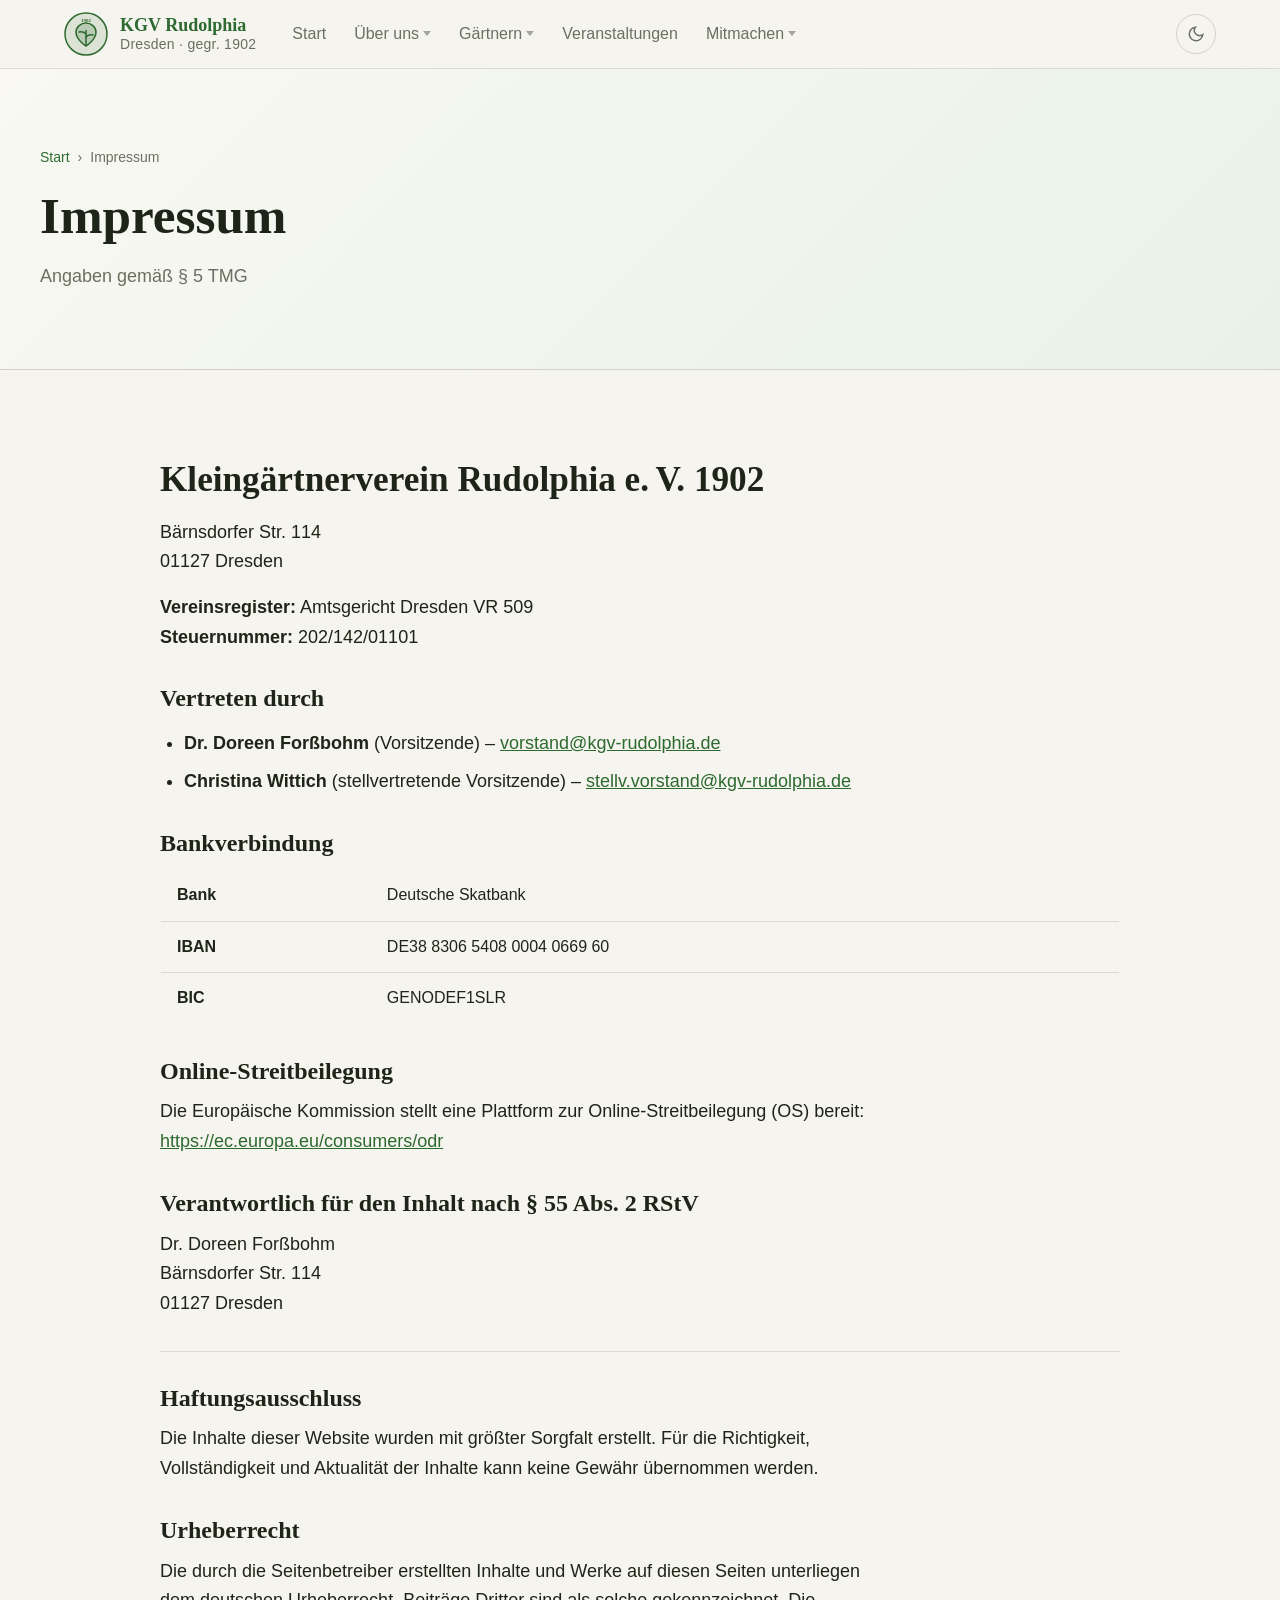
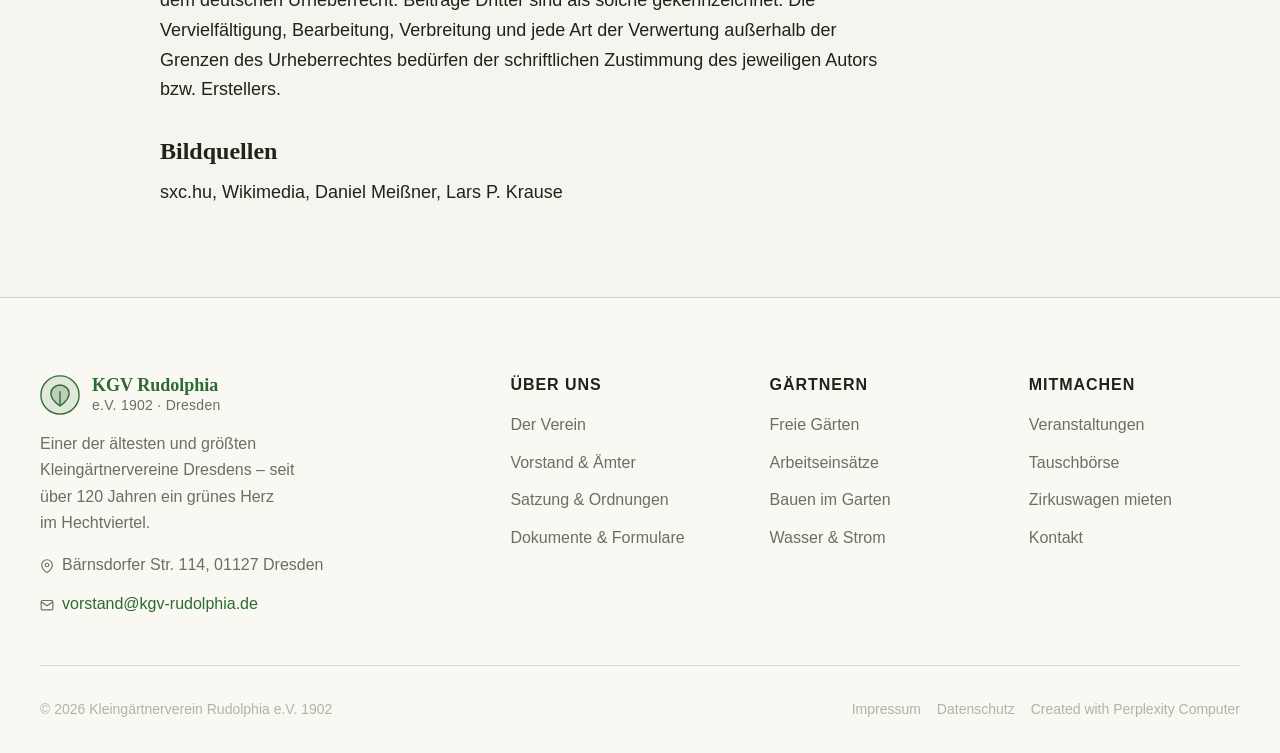
<file: impressum.html>
<!DOCTYPE html>
<html lang="de" data-theme="light">
<head>
<!--
   ______                            __
  / ____/___  ____ ___  ____  __  __/ /____  _____
 / /   / __ \/ __ `__ \/ __ \/ / / / __/ _ \/ ___/
/ /___/ /_/ / / / / / / /_/ / /_/ / /_/  __/ /
\____/\____/_/ /_/ /_/ .___/\__,_/\__/\___/_/
                    /_/
        Created with Perplexity Computer
        https://www.perplexity.ai/computer
-->
<!-- Perplexity Computer Attribution — SEO Meta Tags -->
<meta name="generator" content="Perplexity Computer">
<meta name="author" content="Perplexity Computer">
<meta property="og:see_also" content="https://www.perplexity.ai/computer">
<link rel="author" href="https://www.perplexity.ai/computer">

  <meta charset="UTF-8">
  <meta name="viewport" content="width=device-width, initial-scale=1.0">
  <title>Impressum – KGV Rudolphia e.V. 1902</title>
  <meta name="description" content="Impressum des Kleingärtnervereins Rudolphia e.V. 1902 in Dresden.">
  <link rel="preconnect" href="https://fonts.googleapis.com">
  <link rel="preconnect" href="https://fonts.gstatic.com" crossorigin>
  <link href="https://api.fontshare.com/v2/css?f[]=zodiak@400,500,700&f[]=general-sans@300,400,500,600&display=swap" rel="stylesheet">
  <link rel="stylesheet" href="./base.css">
  <link rel="stylesheet" href="./style.css">
</head>
<body>

  <a href="#main-content" class="skip-link">Zum Hauptinhalt springen</a>

  <!-- ============ HEADER ============ -->
  <header class="site-header" id="site-header">
    <div class="header-inner">
      <a href="./index.html" class="site-logo" aria-label="KGV Rudolphia – Startseite">
        <svg class="logo-mark" viewBox="0 0 44 44" fill="none" xmlns="http://www.w3.org/2000/svg" aria-hidden="true">
          <circle cx="22" cy="22" r="21" fill="var(--color-primary)" opacity="0.12"/>
          <circle cx="22" cy="22" r="21" stroke="var(--color-primary)" stroke-width="1.5"/>
          <path d="M22 34 C22 34 12 28 12 20 C12 15 17 11 22 11 C27 11 32 15 32 20 C32 28 22 34 22 34Z" fill="var(--color-primary)" opacity="0.2"/>
          <path d="M22 34 C22 34 12 28 12 20 C12 15 17 11 22 11 C27 11 32 15 32 20 C32 28 22 34 22 34Z" stroke="var(--color-primary)" stroke-width="1.5" fill="none"/>
          <line x1="22" y1="34" x2="22" y2="18" stroke="var(--color-primary)" stroke-width="1.5"/>
          <path d="M22 22 C19 19 15 20 15 20" stroke="var(--color-primary)" stroke-width="1.5" stroke-linecap="round"/>
          <path d="M22 25 C25 22 29 23 29 23" stroke="var(--color-primary)" stroke-width="1.5" stroke-linecap="round"/>
          <text x="22" y="10" font-size="5" text-anchor="middle" fill="var(--color-primary)" font-weight="700" font-family="serif">1902</text>
        </svg>
        <span class="logo-text">
          <span class="logo-text-main">KGV Rudolphia</span>
          <span class="logo-text-sub">Dresden · gegr. 1902</span>
        </span>
      </a>

      <nav class="primary-nav" id="primary-nav" aria-label="Hauptnavigation">
        <a href="./index.html">Start</a>
        <div class="nav-group">
          <a href="./ueber-uns.html">Über uns</a>
          <div class="nav-dropdown" role="list">
            <a href="./ueber-uns.html#verein" role="listitem">Der Verein</a>
            <a href="./ueber-uns.html#satzung" role="listitem">Satzung &amp; Ordnungen</a>
            <a href="./ueber-uns.html#vorstand" role="listitem">Vorstand &amp; Ämter</a>
            <a href="./ueber-uns.html#dokumente" role="listitem">Dokumente &amp; Formulare</a>
          </div>
        </div>
        <div class="nav-group">
          <a href="./gaertnern.html">Gärtnern</a>
          <div class="nav-dropdown" role="list">
            <a href="./gaertnern.html#parzellen" role="listitem">Freie Gärten</a>
            <a href="./gaertnern.html#arbeitseinsaetze" role="listitem">Arbeitseinsätze</a>
            <a href="./gaertnern.html#bauen" role="listitem">Bauen im Garten</a>
            <a href="./gaertnern.html#wasser-strom" role="listitem">Wasser &amp; Strom</a>
          </div>
        </div>
        <a href="./veranstaltungen.html">Veranstaltungen</a>
        <div class="nav-group">
          <a href="./mitmachen.html">Mitmachen</a>
          <div class="nav-dropdown" role="list">
            <a href="./mitmachen.html#tauschboerse" role="listitem">Tauschbörse</a>
            <a href="./mitmachen.html#zirkuswagen" role="listitem">Zirkuswagen mieten</a>
            <a href="./mitmachen.html#kontakt" role="listitem">Kontakt</a>
          </div>
        </div>
      </nav>

      <div class="header-actions">
        <button class="theme-toggle" data-theme-toggle aria-label="Dunkelmodus aktivieren">
          <svg width="18" height="18" viewBox="0 0 24 24" fill="none" stroke="currentColor" stroke-width="2" aria-hidden="true"><path d="M21 12.79A9 9 0 1 1 11.21 3 7 7 0 0 0 21 12.79z"/></svg>
        </button>
        <button class="menu-toggle" id="menu-toggle" aria-expanded="false" aria-controls="primary-nav" aria-label="Menü öffnen">
          <svg width="22" height="22" viewBox="0 0 24 24" fill="none" stroke="currentColor" stroke-width="2" aria-hidden="true"><line x1="3" y1="12" x2="21" y2="12"/><line x1="3" y1="6" x2="21" y2="6"/><line x1="3" y1="18" x2="21" y2="18"/></svg>
        </button>
      </div>
    </div>
  </header>

  <main id="main-content">

    <!-- ============ PAGE HERO ============ -->
    <section class="page-hero">
      <div class="page-hero-inner">
        <nav class="page-hero-breadcrumb" aria-label="Breadcrumb">
          <a href="./index.html">Start</a>
          <span aria-hidden="true">›</span>
          <span>Impressum</span>
        </nav>
        <h1>Impressum</h1>
        <p class="page-hero-lead">Angaben gemäß § 5 TMG</p>
      </div>
    </section>

    <!-- ============ IMPRESSUM INHALT ============ -->
    <section class="section">
      <div class="container-default">
        <div class="prose">
          <h2 style="font-family: var(--font-display); font-size: var(--text-xl); font-weight: 700; margin-bottom: var(--space-4);">Kleingärtnerverein Rudolphia e.&thinsp;V. 1902</h2>
          <p>
            Bärnsdorfer Str. 114<br>
            01127 Dresden
          </p>

          <p>
            <strong>Vereinsregister:</strong> Amtsgericht Dresden VR 509<br>
            <strong>Steuernummer:</strong> 202/142/01101
          </p>

          <h3>Vertreten durch</h3>
          <ul>
            <li><strong>Dr. Doreen Forßbohm</strong> (Vorsitzende) – <a href="mailto:vorstand@kgv-rudolphia.de" style="color: var(--color-primary);">vorstand@kgv-rudolphia.de</a></li>
            <li><strong>Christina Wittich</strong> (stellvertretende Vorsitzende) – <a href="mailto:stellv.vorstand@kgv-rudolphia.de" style="color: var(--color-primary);">stellv.vorstand@kgv-rudolphia.de</a></li>
          </ul>

          <h3>Bankverbindung</h3>
          <table class="data-table">
            <tbody>
              <tr>
                <td><strong>Bank</strong></td>
                <td>Deutsche Skatbank</td>
              </tr>
              <tr>
                <td><strong>IBAN</strong></td>
                <td>DE38 8306 5408 0004 0669 60</td>
              </tr>
              <tr>
                <td><strong>BIC</strong></td>
                <td>GENODEF1SLR</td>
              </tr>
            </tbody>
          </table>

          <h3>Online-Streitbeilegung</h3>
          <p>Die Europäische Kommission stellt eine Plattform zur Online-Streitbeilegung (OS) bereit: <a href="https://ec.europa.eu/consumers/odr" target="_blank" rel="noopener noreferrer" style="color: var(--color-primary);">https://ec.europa.eu/consumers/odr</a></p>

          <h3>Verantwortlich für den Inhalt nach § 55 Abs. 2 RStV</h3>
          <p>
            Dr. Doreen Forßbohm<br>
            Bärnsdorfer Str. 114<br>
            01127 Dresden
          </p>

          <hr class="divider">

          <h3>Haftungsausschluss</h3>
          <p>Die Inhalte dieser Website wurden mit größter Sorgfalt erstellt. Für die Richtigkeit, Vollständigkeit und Aktualität der Inhalte kann keine Gewähr übernommen werden.</p>

          <h3>Urheberrecht</h3>
          <p>Die durch die Seitenbetreiber erstellten Inhalte und Werke auf diesen Seiten unterliegen dem deutschen Urheberrecht. Beiträge Dritter sind als solche gekennzeichnet. Die Vervielfältigung, Bearbeitung, Verbreitung und jede Art der Verwertung außerhalb der Grenzen des Urheberrechtes bedürfen der schriftlichen Zustimmung des jeweiligen Autors bzw. Erstellers.</p>

          <h3>Bildquellen</h3>
          <p>sxc.hu, Wikimedia, Daniel Meißner, Lars P. Krause</p>
        </div>
      </div>
    </section>

  </main>

  <!-- ============ FOOTER ============ -->
  <footer class="site-footer">
    <div class="footer-inner">
      <div class="footer-grid">
        <div class="footer-brand">
          <a href="./index.html" class="site-logo" aria-label="KGV Rudolphia – Startseite">
            <svg width="40" height="40" viewBox="0 0 44 44" fill="none" aria-hidden="true">
              <circle cx="22" cy="22" r="21" fill="var(--color-primary)" opacity="0.12"/>
              <circle cx="22" cy="22" r="21" stroke="var(--color-primary)" stroke-width="1.5"/>
              <path d="M22 34 C22 34 12 28 12 20 C12 15 17 11 22 11 C27 11 32 15 32 20 C32 28 22 34 22 34Z" fill="var(--color-primary)" opacity="0.2"/>
              <path d="M22 34 C22 34 12 28 12 20 C12 15 17 11 22 11 C27 11 32 15 32 20 C32 28 22 34 22 34Z" stroke="var(--color-primary)" stroke-width="1.5" fill="none"/>
              <line x1="22" y1="34" x2="22" y2="18" stroke="var(--color-primary)" stroke-width="1.5"/>
            </svg>
            <span class="logo-text">
              <span class="logo-text-main">KGV Rudolphia</span>
              <span class="logo-text-sub">e.V. 1902 · Dresden</span>
            </span>
          </a>
          <p>Einer der ältesten und größten Kleingärtnervereine Dresdens – seit über 120 Jahren ein grünes Herz im Hechtviertel.</p>
          <div class="footer-contact">
            <div class="footer-contact-item">
              <svg width="14" height="14" viewBox="0 0 24 24" fill="none" stroke="currentColor" stroke-width="2" style="flex-shrink:0; margin-top:2px;" aria-hidden="true"><path d="M21 10c0 7-9 13-9 13s-9-6-9-13a9 9 0 0 1 18 0z"/><circle cx="12" cy="10" r="3"/></svg>
              <span>Bärnsdorfer Str. 114, 01127 Dresden</span>
            </div>
            <div class="footer-contact-item">
              <svg width="14" height="14" viewBox="0 0 24 24" fill="none" stroke="currentColor" stroke-width="2" style="flex-shrink:0; margin-top:2px;" aria-hidden="true"><path d="M4 4h16c1.1 0 2 .9 2 2v12c0 1.1-.9 2-2 2H4c-1.1 0-2-.9-2-2V6c0-1.1.9-2 2-2z"/><polyline points="22,6 12,13 2,6"/></svg>
              <a href="mailto:vorstand@kgv-rudolphia.de">vorstand@kgv-rudolphia.de</a>
            </div>
          </div>
        </div>
        <div class="footer-col">
          <h3>Über uns</h3>
          <ul>
            <li><a href="./ueber-uns.html#verein">Der Verein</a></li>
            <li><a href="./ueber-uns.html#vorstand">Vorstand &amp; Ämter</a></li>
            <li><a href="./ueber-uns.html#satzung">Satzung &amp; Ordnungen</a></li>
            <li><a href="./ueber-uns.html#dokumente">Dokumente &amp; Formulare</a></li>
          </ul>
        </div>
        <div class="footer-col">
          <h3>Gärtnern</h3>
          <ul>
            <li><a href="./gaertnern.html#parzellen">Freie Gärten</a></li>
            <li><a href="./gaertnern.html#arbeitseinsaetze">Arbeitseinsätze</a></li>
            <li><a href="./gaertnern.html#bauen">Bauen im Garten</a></li>
            <li><a href="./gaertnern.html#wasser-strom">Wasser &amp; Strom</a></li>
          </ul>
        </div>
        <div class="footer-col">
          <h3>Mitmachen</h3>
          <ul>
            <li><a href="./veranstaltungen.html">Veranstaltungen</a></li>
            <li><a href="./mitmachen.html#tauschboerse">Tauschbörse</a></li>
            <li><a href="./mitmachen.html#zirkuswagen">Zirkuswagen mieten</a></li>
            <li><a href="./mitmachen.html#kontakt">Kontakt</a></li>
          </ul>
        </div>
      </div>
      <div class="footer-bottom">
        <p>© 2026 Kleingärtnerverein Rudolphia e.V. 1902</p>
        <div class="footer-links">
          <a href="./impressum.html">Impressum</a>
          <a href="./datenschutz.html">Datenschutz</a>
          <a href="https://www.perplexity.ai/computer" target="_blank" rel="noopener noreferrer">Created with Perplexity Computer</a>
        </div>
      </div>
    </div>
  </footer>

  <script>
    (function(){
      const t = document.querySelector('[data-theme-toggle]');
      const r = document.documentElement;
      let d = matchMedia('(prefers-color-scheme:dark)').matches ? 'dark' : 'light';
      r.setAttribute('data-theme', d);
      const sunIcon = '<svg width="18" height="18" viewBox="0 0 24 24" fill="none" stroke="currentColor" stroke-width="2" aria-hidden="true"><circle cx="12" cy="12" r="5"/><path d="M12 1v2M12 21v2M4.22 4.22l1.42 1.42M18.36 18.36l1.42 1.42M1 12h2M21 12h2M4.22 19.78l1.42-1.42M18.36 5.64l1.42-1.42"/></svg>';
      const moonIcon = '<svg width="18" height="18" viewBox="0 0 24 24" fill="none" stroke="currentColor" stroke-width="2" aria-hidden="true"><path d="M21 12.79A9 9 0 1 1 11.21 3 7 7 0 0 0 21 12.79z"/></svg>';
      if (t) {
        t.innerHTML = d === 'dark' ? sunIcon : moonIcon;
        t.setAttribute('aria-label', d === 'dark' ? 'Hellmodus aktivieren' : 'Dunkelmodus aktivieren');
        t.addEventListener('click', () => {
          d = d === 'dark' ? 'light' : 'dark';
          r.setAttribute('data-theme', d);
          t.innerHTML = d === 'dark' ? sunIcon : moonIcon;
          t.setAttribute('aria-label', d === 'dark' ? 'Hellmodus aktivieren' : 'Dunkelmodus aktivieren');
        });
      }
    })();
    const menuToggle = document.getElementById('menu-toggle');
    const nav = document.getElementById('primary-nav');
    if (menuToggle && nav) {
      menuToggle.addEventListener('click', () => {
        const open = nav.classList.toggle('open');
        menuToggle.setAttribute('aria-expanded', open);
        menuToggle.setAttribute('aria-label', open ? 'Menü schließen' : 'Menü öffnen');
      });
    }
    const header = document.getElementById('site-header');
    if (header) {
      window.addEventListener('scroll', () => {
        header.classList.toggle('scrolled', window.scrollY > 10);
      }, { passive: true });
    }
    // Accordion
    document.querySelectorAll('.accordion-trigger').forEach(btn => {
      btn.addEventListener('click', () => {
        const expanded = btn.getAttribute('aria-expanded') === 'true';
        document.querySelectorAll('.accordion-trigger').forEach(b => {
          b.setAttribute('aria-expanded', 'false');
          const body = document.getElementById(b.getAttribute('aria-controls'));
          if (body) body.classList.remove('open');
        });
        if (!expanded) {
          btn.setAttribute('aria-expanded', 'true');
          const body = document.getElementById(btn.getAttribute('aria-controls'));
          if (body) body.classList.add('open');
        }
      });
    });
    // Tabs
    document.querySelectorAll('.tab-btn').forEach(btn => {
      btn.addEventListener('click', () => {
        const panel = btn.getAttribute('data-tab');
        btn.closest('.tab-container').querySelectorAll('.tab-btn').forEach(b => b.classList.remove('active'));
        btn.closest('.tab-container').querySelectorAll('.tab-panel').forEach(p => p.classList.remove('active'));
        btn.classList.add('active');
        const target = document.getElementById(panel);
        if (target) target.classList.add('active');
      });
    });
  </script>
</body>
</html>
</file>
<file: base.css>
/* base.css — KGV Rudolphia */
*, *::before, *::after { box-sizing: border-box; margin: 0; padding: 0; }

html {
  -moz-text-size-adjust: none;
  -webkit-text-size-adjust: none;
  text-size-adjust: none;
  -webkit-font-smoothing: antialiased;
  -moz-osx-font-smoothing: grayscale;
  text-rendering: optimizeLegibility;
  scroll-behavior: smooth;
  hanging-punctuation: first last;
  scroll-padding-top: var(--space-20);
}

body {
  min-height: 100dvh;
  line-height: 1.65;
  font-family: var(--font-body, sans-serif);
  font-size: var(--text-base);
  color: var(--color-text);
  background-color: var(--color-bg);
}

img, picture, video, canvas, svg { display: block; max-width: 100%; height: auto; }
ul[role="list"], ol[role="list"] { list-style: none; }
input, button, textarea, select { font: inherit; color: inherit; }

h1, h2, h3, h4, h5, h6 { text-wrap: balance; line-height: 1.2; }
p, li, figcaption { text-wrap: pretty; max-width: 72ch; }

::selection {
  background: color-mix(in oklab, var(--color-primary) 25%, transparent);
  color: var(--color-text);
}

:focus-visible {
  outline: 2px solid var(--color-primary);
  outline-offset: 3px;
  border-radius: var(--radius-sm);
}

@media (prefers-reduced-motion: reduce) {
  *, *::before, *::after {
    animation-duration: 0.01ms !important;
    animation-iteration-count: 1 !important;
    transition-duration: 0.01ms !important;
    scroll-behavior: auto !important;
  }
}

button { cursor: pointer; background: none; border: none; }
table { border-collapse: collapse; width: 100%; }

a, button, [role="button"], [role="link"], input, textarea, select {
  transition: color var(--transition-interactive),
              background var(--transition-interactive),
              border-color var(--transition-interactive),
              box-shadow var(--transition-interactive);
}

.sr-only {
  position: absolute; width: 1px; height: 1px; padding: 0; margin: -1px;
  overflow: hidden; clip: rect(0, 0, 0, 0); white-space: nowrap; border-width: 0;
}
</file>
<file: style.css>
/* style.css — KGV Rudolphia Design System */

/* ============================================================
   DESIGN TOKENS
   Palette: Earthy greens + warm cream — organic, fresh, welcoming
   ============================================================ */

:root, [data-theme="light"] {
  /* Fluid type scale */
  --text-xs:   clamp(0.75rem,  0.7rem  + 0.25vw, 0.875rem);
  --text-sm:   clamp(0.875rem, 0.8rem  + 0.35vw, 1rem);
  --text-base: clamp(1rem,     0.95rem + 0.25vw, 1.125rem);
  --text-lg:   clamp(1.125rem, 1rem    + 0.75vw, 1.5rem);
  --text-xl:   clamp(1.5rem,   1.2rem  + 1.25vw, 2.25rem);
  --text-2xl:  clamp(2rem,     1.2rem  + 2.5vw,  3.5rem);
  --text-3xl:  clamp(2.5rem,   1rem    + 4vw,    5rem);

  /* 4px spacing system */
  --space-1:  0.25rem;
  --space-2:  0.5rem;
  --space-3:  0.75rem;
  --space-4:  1rem;
  --space-5:  1.25rem;
  --space-6:  1.5rem;
  --space-8:  2rem;
  --space-10: 2.5rem;
  --space-12: 3rem;
  --space-16: 4rem;
  --space-20: 5rem;
  --space-24: 6rem;
  --space-32: 8rem;

  /* Surfaces — warm cream */
  --color-bg:              #f5f4ee;
  --color-surface:         #f9f8f3;
  --color-surface-2:       #fdfcf9;
  --color-surface-offset:  #eeede6;
  --color-surface-dynamic: #e7e6de;
  --color-divider:         #dddbd2;
  --color-border:          #d4d2c8;

  /* Text */
  --color-text:         #1e2518;
  --color-text-muted:   #6b7060;
  --color-text-faint:   #b0b4a5;
  --color-text-inverse: #f7f6f0;

  /* Primary — deep garden green */
  --color-primary:           #2d6a2f;
  --color-primary-hover:     #1e4e20;
  --color-primary-active:    #143718;
  --color-primary-highlight: #d4e6d4;
  --color-primary-light:     #e8f2e8;

  /* Accent — warm amber/gold for highlights */
  --color-accent:            #b5741a;
  --color-accent-hover:      #8f5910;
  --color-accent-highlight:  #f5e5cc;

  /* Success */
  --color-success:           #3a7a1e;
  --color-success-highlight: #d6eacc;

  /* Shadows */
  --shadow-sm: 0 1px 3px oklch(0.2 0.04 120 / 0.08);
  --shadow-md: 0 4px 12px oklch(0.2 0.04 120 / 0.10);
  --shadow-lg: 0 12px 32px oklch(0.2 0.04 120 / 0.14);

  /* Radius */
  --radius-sm: 0.375rem;
  --radius-md: 0.5rem;
  --radius-lg: 0.75rem;
  --radius-xl: 1rem;
  --radius-full: 9999px;

  /* Transitions */
  --transition-interactive: 180ms cubic-bezier(0.16, 1, 0.3, 1);

  /* Content widths */
  --content-narrow: 640px;
  --content-default: 960px;
  --content-wide: 1200px;

  /* Fonts */
  --font-display: 'Zodiak', 'Georgia', serif;
  --font-body:    'General Sans', 'Helvetica Neue', sans-serif;
}

[data-theme="dark"] {
  --color-bg:              #151810;
  --color-surface:         #1a1e14;
  --color-surface-2:       #1f2318;
  --color-surface-offset:  #1d2116;
  --color-surface-dynamic: #272c1f;
  --color-divider:         #2a2f22;
  --color-border:          #363d29;
  --color-text:            #cdd4be;
  --color-text-muted:      #7a8269;
  --color-text-faint:      #525944;
  --color-text-inverse:    #282d1e;
  --color-primary:         #6db870;
  --color-primary-hover:   #4fa052;
  --color-primary-active:  #378039;
  --color-primary-highlight: #263a27;
  --color-primary-light:   #1e2e1f;
  --color-accent:          #e0a550;
  --color-accent-hover:    #c98a32;
  --color-accent-highlight: #3a2f18;
  --color-success:         #72b84e;
  --color-success-highlight: #253320;
  --shadow-sm: 0 1px 3px oklch(0 0 0 / 0.25);
  --shadow-md: 0 4px 12px oklch(0 0 0 / 0.35);
  --shadow-lg: 0 12px 32px oklch(0 0 0 / 0.45);
}

@media (prefers-color-scheme: dark) {
  :root:not([data-theme]) {
    --color-bg:              #151810;
    --color-surface:         #1a1e14;
    --color-surface-2:       #1f2318;
    --color-surface-offset:  #1d2116;
    --color-surface-dynamic: #272c1f;
    --color-divider:         #2a2f22;
    --color-border:          #363d29;
    --color-text:            #cdd4be;
    --color-text-muted:      #7a8269;
    --color-text-faint:      #525944;
    --color-text-inverse:    #282d1e;
    --color-primary:         #6db870;
    --color-primary-hover:   #4fa052;
    --color-primary-active:  #378039;
    --color-primary-highlight: #263a27;
    --color-primary-light:   #1e2e1f;
    --color-accent:          #e0a550;
    --color-accent-hover:    #c98a32;
    --color-accent-highlight: #3a2f18;
    --color-success:         #72b84e;
    --color-success-highlight: #253320;
    --shadow-sm: 0 1px 3px oklch(0 0 0 / 0.25);
    --shadow-md: 0 4px 12px oklch(0 0 0 / 0.35);
    --shadow-lg: 0 12px 32px oklch(0 0 0 / 0.45);
  }
}

/* ============================================================
   SKIP LINK
   ============================================================ */
.skip-link {
  position: absolute;
  top: -100%;
  left: var(--space-4);
  padding: var(--space-2) var(--space-4);
  background: var(--color-primary);
  color: var(--color-text-inverse);
  font-size: var(--text-sm);
  font-weight: 600;
  border-radius: var(--radius-md);
  z-index: 1000;
  text-decoration: none;
}
.skip-link:focus { top: var(--space-4); }

/* ============================================================
   HEADER & NAVIGATION
   ============================================================ */
.site-header {
  position: sticky;
  top: 0;
  z-index: 100;
  background: color-mix(in oklab, var(--color-bg) 92%, transparent);
  backdrop-filter: blur(16px);
  -webkit-backdrop-filter: blur(16px);
  border-bottom: 1px solid var(--color-divider);
  transition: box-shadow var(--transition-interactive);
}
.site-header.scrolled { box-shadow: var(--shadow-sm); }

.header-inner {
  max-width: var(--content-wide);
  margin: 0 auto;
  padding: var(--space-3) var(--space-6);
  display: flex;
  align-items: center;
  gap: var(--space-6);
}

/* Logo */
.site-logo {
  display: flex;
  align-items: center;
  gap: var(--space-3);
  text-decoration: none;
  color: var(--color-text);
  flex-shrink: 0;
}
.site-logo:hover { color: var(--color-primary); }
.logo-mark { width: 44px; height: 44px; flex-shrink: 0; }
.logo-text { display: flex; flex-direction: column; }
.logo-text-main {
  font-family: var(--font-display);
  font-size: var(--text-base);
  font-weight: 700;
  line-height: 1.15;
  color: var(--color-primary);
}
.logo-text-sub {
  font-size: var(--text-xs);
  color: var(--color-text-muted);
  line-height: 1.3;
  letter-spacing: 0.02em;
}

/* Primary nav */
.primary-nav {
  flex: 1;
  display: flex;
  align-items: center;
  gap: var(--space-1);
}
.primary-nav a {
  font-size: var(--text-sm);
  font-weight: 500;
  color: var(--color-text-muted);
  text-decoration: none;
  padding: var(--space-2) var(--space-3);
  border-radius: var(--radius-md);
  white-space: nowrap;
}
.primary-nav a:hover,
.primary-nav a:focus-visible {
  color: var(--color-primary);
  background: var(--color-primary-light);
}
.primary-nav a.active {
  color: var(--color-primary);
  background: var(--color-primary-highlight);
  font-weight: 600;
}

/* Dropdown nav */
.nav-group { position: relative; }
.nav-group > a { display: flex; align-items: center; gap: var(--space-1); }
.nav-group > a::after {
  content: '';
  width: 0; height: 0;
  border-left: 4px solid transparent;
  border-right: 4px solid transparent;
  border-top: 5px solid currentColor;
  opacity: 0.6;
  transition: transform var(--transition-interactive);
}
.nav-group:hover > a::after,
.nav-group:focus-within > a::after { transform: rotate(180deg); }

.nav-dropdown {
  display: none;
  position: absolute;
  top: 100%;
  left: 0;
  min-width: 220px;
  background: var(--color-surface-2);
  border: 1px solid var(--color-border);
  border-radius: var(--radius-lg);
  box-shadow: var(--shadow-lg);
  padding: calc(var(--space-2) + 8px) var(--space-2) var(--space-2);
  margin-top: 0;
  z-index: 200;
}
/* Unsichtbare Brücke füllt den Spalt zwischen Link und Dropdown */
.nav-group::after {
  content: '';
  position: absolute;
  top: 100%;
  left: 0;
  width: 100%;
  height: 12px;
  display: none;
}
.nav-group:hover::after { display: block; }
.nav-group:hover .nav-dropdown,
.nav-group:focus-within .nav-dropdown { display: flex; flex-direction: column; }

.nav-dropdown a {
  padding: var(--space-2) var(--space-3);
  border-radius: var(--radius-md);
  font-size: var(--text-sm);
  white-space: normal;
}

/* Header actions */
.header-actions {
  display: flex;
  align-items: center;
  gap: var(--space-3);
  margin-left: auto;
}

/* Theme toggle */
.theme-toggle {
  width: 40px; height: 40px;
  display: flex; align-items: center; justify-content: center;
  border-radius: var(--radius-full);
  color: var(--color-text-muted);
  border: 1px solid var(--color-border);
}
.theme-toggle:hover {
  color: var(--color-primary);
  background: var(--color-primary-light);
  border-color: var(--color-primary-highlight);
}

/* Mobile menu toggle */
.menu-toggle {
  display: none;
  width: 44px; height: 44px;
  align-items: center; justify-content: center;
  border-radius: var(--radius-md);
  color: var(--color-text-muted);
}
.menu-toggle:hover { color: var(--color-primary); background: var(--color-primary-light); }

/* Mobile nav */
@media (max-width: 900px) {
  .primary-nav {
    display: none;
    position: fixed;
    inset: 0;
    top: 70px;
    background: var(--color-bg);
    flex-direction: column;
    padding: var(--space-6);
    gap: var(--space-2);
    overflow-y: auto;
    z-index: 99;
  }
  .primary-nav.open { display: flex; }
  .primary-nav a { font-size: var(--text-base); padding: var(--space-3) var(--space-4); }
  .nav-dropdown { display: flex; flex-direction: column; position: static; box-shadow: none; border: none; background: var(--color-surface-offset); margin-left: var(--space-4); }
  .menu-toggle { display: flex; }
  .nav-group > a::after { display: none; }
}
@media (max-width: 480px) {
  .header-inner { padding: var(--space-3) var(--space-4); }
  .logo-text { display: none; }
}

/* ============================================================
   HERO
   ============================================================ */
.hero {
  min-height: 75vh;
  display: grid;
  place-items: center;
  padding: clamp(var(--space-16), 10vw, var(--space-32)) var(--space-6);
  position: relative;
  overflow: hidden;
  background: var(--color-surface);
}

.hero-bg {
  position: absolute;
  inset: 0;
  background-image: url('./assets/hero-bg.jpg');
  background-size: cover;
  background-position: center 40%;
  opacity: 0.35;
  z-index: 0;
}
[data-theme="dark"] .hero-bg { opacity: 0.18; }

.hero-overlay {
  position: absolute;
  inset: 0;
  background: linear-gradient(180deg,
    color-mix(in oklab, var(--color-bg) 40%, transparent) 0%,
    color-mix(in oklab, var(--color-bg) 80%, transparent) 100%);
  z-index: 1;
}

.hero-content {
  position: relative;
  z-index: 2;
  text-align: center;
  max-width: 820px;
}

.hero-eyebrow {
  display: inline-flex;
  align-items: center;
  gap: var(--space-2);
  font-size: var(--text-xs);
  font-weight: 600;
  letter-spacing: 0.08em;
  text-transform: uppercase;
  color: var(--color-primary);
  background: var(--color-primary-light);
  border: 1px solid var(--color-primary-highlight);
  padding: var(--space-1) var(--space-3);
  border-radius: var(--radius-full);
  margin-bottom: var(--space-6);
}

.hero-title {
  font-family: var(--font-display);
  font-size: var(--text-3xl);
  font-weight: 700;
  color: var(--color-text);
  margin-bottom: var(--space-5);
  line-height: 1.1;
}
.hero-title em {
  font-style: normal;
  color: var(--color-primary);
}

.hero-lead {
  font-size: var(--text-lg);
  color: var(--color-text-muted);
  max-width: 60ch;
  margin: 0 auto var(--space-8);
  line-height: 1.65;
}

.hero-actions {
  display: flex;
  align-items: center;
  justify-content: center;
  flex-wrap: wrap;
  gap: var(--space-4);
}

/* ============================================================
   BUTTONS
   ============================================================ */
.btn {
  display: inline-flex;
  align-items: center;
  gap: var(--space-2);
  font-size: var(--text-sm);
  font-weight: 600;
  padding: var(--space-3) var(--space-6);
  border-radius: var(--radius-md);
  text-decoration: none;
  cursor: pointer;
  border: 2px solid transparent;
  white-space: nowrap;
}
.btn-primary {
  background: var(--color-primary);
  color: var(--color-text-inverse);
  border-color: var(--color-primary);
}
.btn-primary:hover {
  background: var(--color-primary-hover);
  border-color: var(--color-primary-hover);
  color: var(--color-text-inverse);
}
.btn-outline {
  background: transparent;
  color: var(--color-primary);
  border-color: var(--color-primary);
}
.btn-outline:hover {
  background: var(--color-primary-light);
}
.btn-sm {
  padding: var(--space-2) var(--space-4);
  font-size: var(--text-xs);
}

/* ============================================================
   SECTION LAYOUT
   ============================================================ */
.section {
  padding: clamp(var(--space-12), 7vw, var(--space-24)) var(--space-6);
}
.section-alt { background: var(--color-surface); }
.section-dark {
  background: var(--color-primary);
  color: var(--color-text-inverse);
}
.section-dark .section-label,
.section-dark .section-title,
.section-dark p { color: var(--color-text-inverse); }
.section-dark p { opacity: 0.85; }

.container {
  max-width: var(--content-wide);
  margin: 0 auto;
}
.container-default { max-width: var(--content-default); margin: 0 auto; }
.container-narrow { max-width: var(--content-narrow); margin: 0 auto; }

.section-header { margin-bottom: clamp(var(--space-8), 5vw, var(--space-16)); }
.section-label {
  font-size: var(--text-xs);
  font-weight: 700;
  letter-spacing: 0.1em;
  text-transform: uppercase;
  color: var(--color-primary);
  margin-bottom: var(--space-3);
}
.section-title {
  font-family: var(--font-display);
  font-size: var(--text-2xl);
  font-weight: 700;
  color: var(--color-text);
  line-height: 1.15;
  margin-bottom: var(--space-4);
}
.section-lead {
  font-size: var(--text-base);
  color: var(--color-text-muted);
  max-width: 60ch;
  line-height: 1.65;
}

/* ============================================================
   QUICK NAV CARDS
   ============================================================ */
.quick-nav {
  display: grid;
  grid-template-columns: repeat(auto-fit, minmax(160px, 1fr));
  gap: var(--space-4);
}
.quick-card {
  display: flex;
  flex-direction: column;
  align-items: flex-start;
  gap: var(--space-3);
  padding: var(--space-5) var(--space-5);
  background: var(--color-surface-2);
  border: 1px solid var(--color-border);
  border-radius: var(--radius-lg);
  text-decoration: none;
  color: var(--color-text);
  transition: transform var(--transition-interactive),
              box-shadow var(--transition-interactive),
              border-color var(--transition-interactive);
}
.quick-card:hover {
  transform: translateY(-3px);
  box-shadow: var(--shadow-md);
  border-color: var(--color-primary-highlight);
}
.quick-card-icon {
  width: 40px; height: 40px;
  display: flex; align-items: center; justify-content: center;
  background: var(--color-primary-light);
  color: var(--color-primary);
  border-radius: var(--radius-md);
}
.quick-card-title {
  font-size: var(--text-sm);
  font-weight: 600;
  color: var(--color-text);
  line-height: 1.3;
}

/* ============================================================
   EVENT / NEWS CARDS
   ============================================================ */
.events-grid {
  display: grid;
  gap: var(--space-6);
}
.events-list {
  display: flex;
  flex-direction: column;
  gap: 0;
  border: 1px solid var(--color-border);
  border-radius: var(--radius-xl);
  overflow: hidden;
  background: var(--color-surface-2);
}
.event-item {
  display: grid;
  grid-template-columns: 72px 1fr auto;
  gap: var(--space-4);
  align-items: center;
  padding: var(--space-4) var(--space-6);
  border-bottom: 1px solid var(--color-divider);
  text-decoration: none;
  color: var(--color-text);
  transition: background var(--transition-interactive);
}
.event-item:last-child { border-bottom: none; }
.event-item:hover { background: var(--color-primary-light); }

.event-date-block {
  display: flex;
  flex-direction: column;
  align-items: center;
  justify-content: center;
  background: var(--color-primary-highlight);
  color: var(--color-primary);
  border-radius: var(--radius-md);
  padding: var(--space-2);
  min-height: 56px;
}
.event-date-day {
  font-family: var(--font-display);
  font-size: var(--text-lg);
  font-weight: 700;
  line-height: 1;
}
.event-date-mon {
  font-size: var(--text-xs);
  font-weight: 600;
  text-transform: uppercase;
  letter-spacing: 0.05em;
}
.event-info-title { font-weight: 600; font-size: var(--text-sm); }
.event-info-meta { font-size: var(--text-xs); color: var(--color-text-muted); margin-top: var(--space-1); }
.event-arrow { color: var(--color-text-faint); }

/* News cards */
.news-grid {
  display: grid;
  grid-template-columns: repeat(auto-fit, minmax(280px, 1fr));
  gap: var(--space-6);
}
.news-card {
  background: var(--color-surface-2);
  border: 1px solid var(--color-border);
  border-radius: var(--radius-xl);
  overflow: hidden;
  text-decoration: none;
  color: var(--color-text);
  display: flex;
  flex-direction: column;
  transition: transform var(--transition-interactive), box-shadow var(--transition-interactive);
}
.news-card:hover { transform: translateY(-4px); box-shadow: var(--shadow-md); }
.news-card-img {
  aspect-ratio: 16/9;
  background: var(--color-surface-offset);
  overflow: hidden;
}
.news-card-img img { width: 100%; height: 100%; object-fit: cover; }
.news-card-body { padding: var(--space-5) var(--space-5); flex: 1; display: flex; flex-direction: column; gap: var(--space-3); }
.news-card-tag {
  font-size: var(--text-xs);
  font-weight: 600;
  letter-spacing: 0.06em;
  text-transform: uppercase;
  color: var(--color-primary);
}
.news-card-title { font-family: var(--font-display); font-size: var(--text-lg); font-weight: 600; line-height: 1.25; }
.news-card-excerpt { font-size: var(--text-sm); color: var(--color-text-muted); flex: 1; }
.news-card-footer { display: flex; align-items: center; justify-content: space-between; padding-top: var(--space-3); border-top: 1px solid var(--color-divider); margin-top: auto; }
.news-card-date { font-size: var(--text-xs); color: var(--color-text-faint); }

/* ============================================================
   STAT STRIP
   ============================================================ */
.stat-strip {
  display: grid;
  grid-template-columns: repeat(auto-fit, minmax(150px, 1fr));
  gap: var(--space-8);
  text-align: center;
  padding: var(--space-8) 0;
  border-top: 1px solid var(--color-divider);
  border-bottom: 1px solid var(--color-divider);
}
.stat-number {
  font-family: var(--font-display);
  font-size: var(--text-2xl);
  font-weight: 700;
  color: var(--color-primary);
  line-height: 1;
  margin-bottom: var(--space-2);
}
.stat-label { font-size: var(--text-sm); color: var(--color-text-muted); }

/* ============================================================
   TWO-COLUMN CONTENT
   ============================================================ */
.two-col {
  display: grid;
  grid-template-columns: 1fr 1fr;
  gap: clamp(var(--space-8), 5vw, var(--space-16));
  align-items: center;
}
.two-col.reverse { direction: rtl; }
.two-col.reverse > * { direction: ltr; }
@media (max-width: 700px) {
  .two-col { grid-template-columns: 1fr; }
  .two-col.reverse { direction: ltr; }
}
.two-col-visual {
  border-radius: var(--radius-xl);
  overflow: hidden;
  box-shadow: var(--shadow-lg);
}
.two-col-visual img { width: 100%; height: 100%; object-fit: cover; }

/* ============================================================
   DOCUMENT / DOWNLOAD LIST
   ============================================================ */
.doc-grid {
  display: grid;
  grid-template-columns: repeat(auto-fill, minmax(260px, 1fr));
  gap: var(--space-4);
}
.doc-item {
  display: flex;
  align-items: center;
  gap: var(--space-3);
  padding: var(--space-4);
  background: var(--color-surface-2);
  border: 1px solid var(--color-border);
  border-radius: var(--radius-lg);
  text-decoration: none;
  color: var(--color-text);
  transition: border-color var(--transition-interactive), background var(--transition-interactive);
}
.doc-item:hover {
  border-color: var(--color-primary-highlight);
  background: var(--color-primary-light);
}
.doc-icon {
  width: 36px; height: 36px;
  flex-shrink: 0;
  display: flex; align-items: center; justify-content: center;
  background: var(--color-accent-highlight);
  color: var(--color-accent);
  border-radius: var(--radius-md);
}
.doc-name { font-size: var(--text-sm); font-weight: 500; line-height: 1.3; }
.doc-type { font-size: var(--text-xs); color: var(--color-text-faint); margin-top: 2px; }

/* ============================================================
   ACCORDION
   ============================================================ */
.accordion { display: flex; flex-direction: column; gap: var(--space-2); }
.accordion-item {
  border: 1px solid var(--color-border);
  border-radius: var(--radius-lg);
  overflow: hidden;
  background: var(--color-surface-2);
}
.accordion-trigger {
  width: 100%;
  display: flex;
  align-items: center;
  justify-content: space-between;
  gap: var(--space-4);
  padding: var(--space-4) var(--space-5);
  text-align: left;
  font-size: var(--text-base);
  font-weight: 600;
  color: var(--color-text);
  background: transparent;
  cursor: pointer;
}
.accordion-trigger:hover { background: var(--color-surface-offset); }
.accordion-trigger[aria-expanded="true"] { color: var(--color-primary); }
.accordion-icon {
  width: 20px; height: 20px;
  flex-shrink: 0;
  color: var(--color-text-muted);
  transition: transform var(--transition-interactive);
}
.accordion-trigger[aria-expanded="true"] .accordion-icon { transform: rotate(180deg); }
.accordion-body {
  display: none;
  padding: 0 var(--space-5) var(--space-5);
  font-size: var(--text-base);
  color: var(--color-text-muted);
  line-height: 1.7;
}
.accordion-body.open { display: block; }

/* ============================================================
   CONTACT FORM
   ============================================================ */
.form-group { display: flex; flex-direction: column; gap: var(--space-2); margin-bottom: var(--space-5); }
.form-group label { font-size: var(--text-sm); font-weight: 600; color: var(--color-text); }
.form-group input,
.form-group textarea,
.form-group select {
  padding: var(--space-3) var(--space-4);
  background: var(--color-surface-2);
  border: 1px solid var(--color-border);
  border-radius: var(--radius-md);
  font-size: var(--text-base);
  color: var(--color-text);
  width: 100%;
  transition: border-color var(--transition-interactive);
}
.form-group input:focus,
.form-group textarea:focus,
.form-group select:focus { border-color: var(--color-primary); outline: none; }
.form-group textarea { resize: vertical; min-height: 120px; }
.form-hint { font-size: var(--text-xs); color: var(--color-text-muted); }

/* ============================================================
   PAGE HERO (inner pages)
   ============================================================ */
.page-hero {
  padding: clamp(var(--space-12), 6vw, var(--space-20)) var(--space-6);
  background: linear-gradient(135deg,
    var(--color-surface) 0%,
    var(--color-primary-light) 100%);
  border-bottom: 1px solid var(--color-border);
}
.page-hero-inner { max-width: var(--content-wide); margin: 0 auto; }
.page-hero-breadcrumb {
  font-size: var(--text-xs);
  color: var(--color-text-muted);
  margin-bottom: var(--space-4);
  display: flex;
  align-items: center;
  gap: var(--space-2);
}
.page-hero-breadcrumb a { color: var(--color-primary); text-decoration: none; }
.page-hero-breadcrumb a:hover { text-decoration: underline; }
.page-hero h1 {
  font-family: var(--font-display);
  font-size: var(--text-2xl);
  font-weight: 700;
  color: var(--color-text);
  margin-bottom: var(--space-4);
}
.page-hero-lead { font-size: var(--text-base); color: var(--color-text-muted); max-width: 55ch; }

/* ============================================================
   TABLE STYLES
   ============================================================ */
.data-table {
  width: 100%;
  border: 1px solid var(--color-border);
  border-radius: var(--radius-lg);
  overflow: hidden;
}
.data-table th, .data-table td {
  padding: var(--space-3) var(--space-4);
  text-align: left;
  font-size: var(--text-sm);
  border-bottom: 1px solid var(--color-divider);
}
.data-table th {
  background: var(--color-surface-offset);
  font-weight: 600;
  color: var(--color-text);
}
.data-table tr:last-child td { border-bottom: none; }
.data-table tr:hover td { background: var(--color-primary-light); }

/* ============================================================
   BADGE / TAG
   ============================================================ */
.badge {
  display: inline-flex;
  align-items: center;
  padding: 2px var(--space-2);
  font-size: var(--text-xs);
  font-weight: 600;
  border-radius: var(--radius-full);
}
.badge-green {
  background: var(--color-success-highlight);
  color: var(--color-success);
}
.badge-amber {
  background: var(--color-accent-highlight);
  color: var(--color-accent);
}

/* ============================================================
   FOOTER
   ============================================================ */
.site-footer {
  background: var(--color-surface);
  border-top: 1px solid var(--color-border);
  padding: clamp(var(--space-12), 6vw, var(--space-20)) var(--space-6) var(--space-8);
}
.footer-inner {
  max-width: var(--content-wide);
  margin: 0 auto;
}
.footer-grid {
  display: grid;
  grid-template-columns: 2fr 1fr 1fr 1fr;
  gap: var(--space-12);
  margin-bottom: var(--space-12);
}
@media (max-width: 900px) {
  .footer-grid { grid-template-columns: 1fr 1fr; gap: var(--space-8); }
}
@media (max-width: 480px) {
  .footer-grid { grid-template-columns: 1fr; }
}

.footer-brand { display: flex; flex-direction: column; gap: var(--space-4); }
.footer-brand p { font-size: var(--text-sm); color: var(--color-text-muted); max-width: 30ch; }

.footer-col h3 {
  font-size: var(--text-sm);
  font-weight: 700;
  letter-spacing: 0.06em;
  text-transform: uppercase;
  color: var(--color-text);
  margin-bottom: var(--space-4);
}
.footer-col ul { display: flex; flex-direction: column; gap: var(--space-2); list-style: none; }
.footer-col a { font-size: var(--text-sm); color: var(--color-text-muted); text-decoration: none; }
.footer-col a:hover { color: var(--color-primary); }

.footer-contact { display: flex; flex-direction: column; gap: var(--space-3); }
.footer-contact-item { display: flex; gap: var(--space-2); font-size: var(--text-sm); color: var(--color-text-muted); }
.footer-contact-item a { color: var(--color-primary); text-decoration: none; }
.footer-contact-item a:hover { text-decoration: underline; }

.footer-bottom {
  display: flex;
  align-items: center;
  justify-content: space-between;
  flex-wrap: wrap;
  gap: var(--space-4);
  padding-top: var(--space-8);
  border-top: 1px solid var(--color-divider);
}
.footer-bottom p,
.footer-bottom a { font-size: var(--text-xs); color: var(--color-text-faint); text-decoration: none; }
.footer-bottom a:hover { color: var(--color-primary); }
.footer-links { display: flex; gap: var(--space-4); }

/* ============================================================
   UTILITIES
   ============================================================ */
.text-center { text-align: center; }
.text-muted { color: var(--color-text-muted); }
.mt-4 { margin-top: var(--space-4); }
.mt-6 { margin-top: var(--space-6); }
.mt-8 { margin-top: var(--space-8); }
.mb-4 { margin-bottom: var(--space-4); }
.mb-6 { margin-bottom: var(--space-6); }
.mb-8 { margin-bottom: var(--space-8); }
.gap-4 { gap: var(--space-4); }
.prose p + p { margin-top: var(--space-4); }
.prose ul { margin-top: var(--space-4); padding-left: var(--space-6); }
.prose li { margin-bottom: var(--space-2); }
.prose h3 { font-family: var(--font-display); font-size: var(--text-lg); font-weight: 700; margin-top: var(--space-8); margin-bottom: var(--space-3); }

/* Info box */
.info-box {
  background: var(--color-primary-light);
  border: 1px solid var(--color-primary-highlight);
  border-radius: var(--radius-lg);
  padding: var(--space-5) var(--space-6);
  font-size: var(--text-sm);
  color: var(--color-text);
}
.info-box strong { color: var(--color-primary); }

/* Divider */
.divider { border: none; border-top: 1px solid var(--color-divider); margin: var(--space-8) 0; }

/* Tab strip */
.tab-strip {
  display: flex;
  gap: var(--space-2);
  border-bottom: 2px solid var(--color-border);
  margin-bottom: var(--space-8);
  flex-wrap: wrap;
}
.tab-btn {
  padding: var(--space-3) var(--space-5);
  font-size: var(--text-sm);
  font-weight: 600;
  color: var(--color-text-muted);
  border-bottom: 2px solid transparent;
  margin-bottom: -2px;
  border-radius: 0;
  background: transparent;
  cursor: pointer;
  transition: color var(--transition-interactive), border-color var(--transition-interactive);
}
.tab-btn:hover { color: var(--color-primary); }
.tab-btn.active { color: var(--color-primary); border-bottom-color: var(--color-primary); }
.tab-panel { display: none; }
.tab-panel.active { display: block; }
</file>
